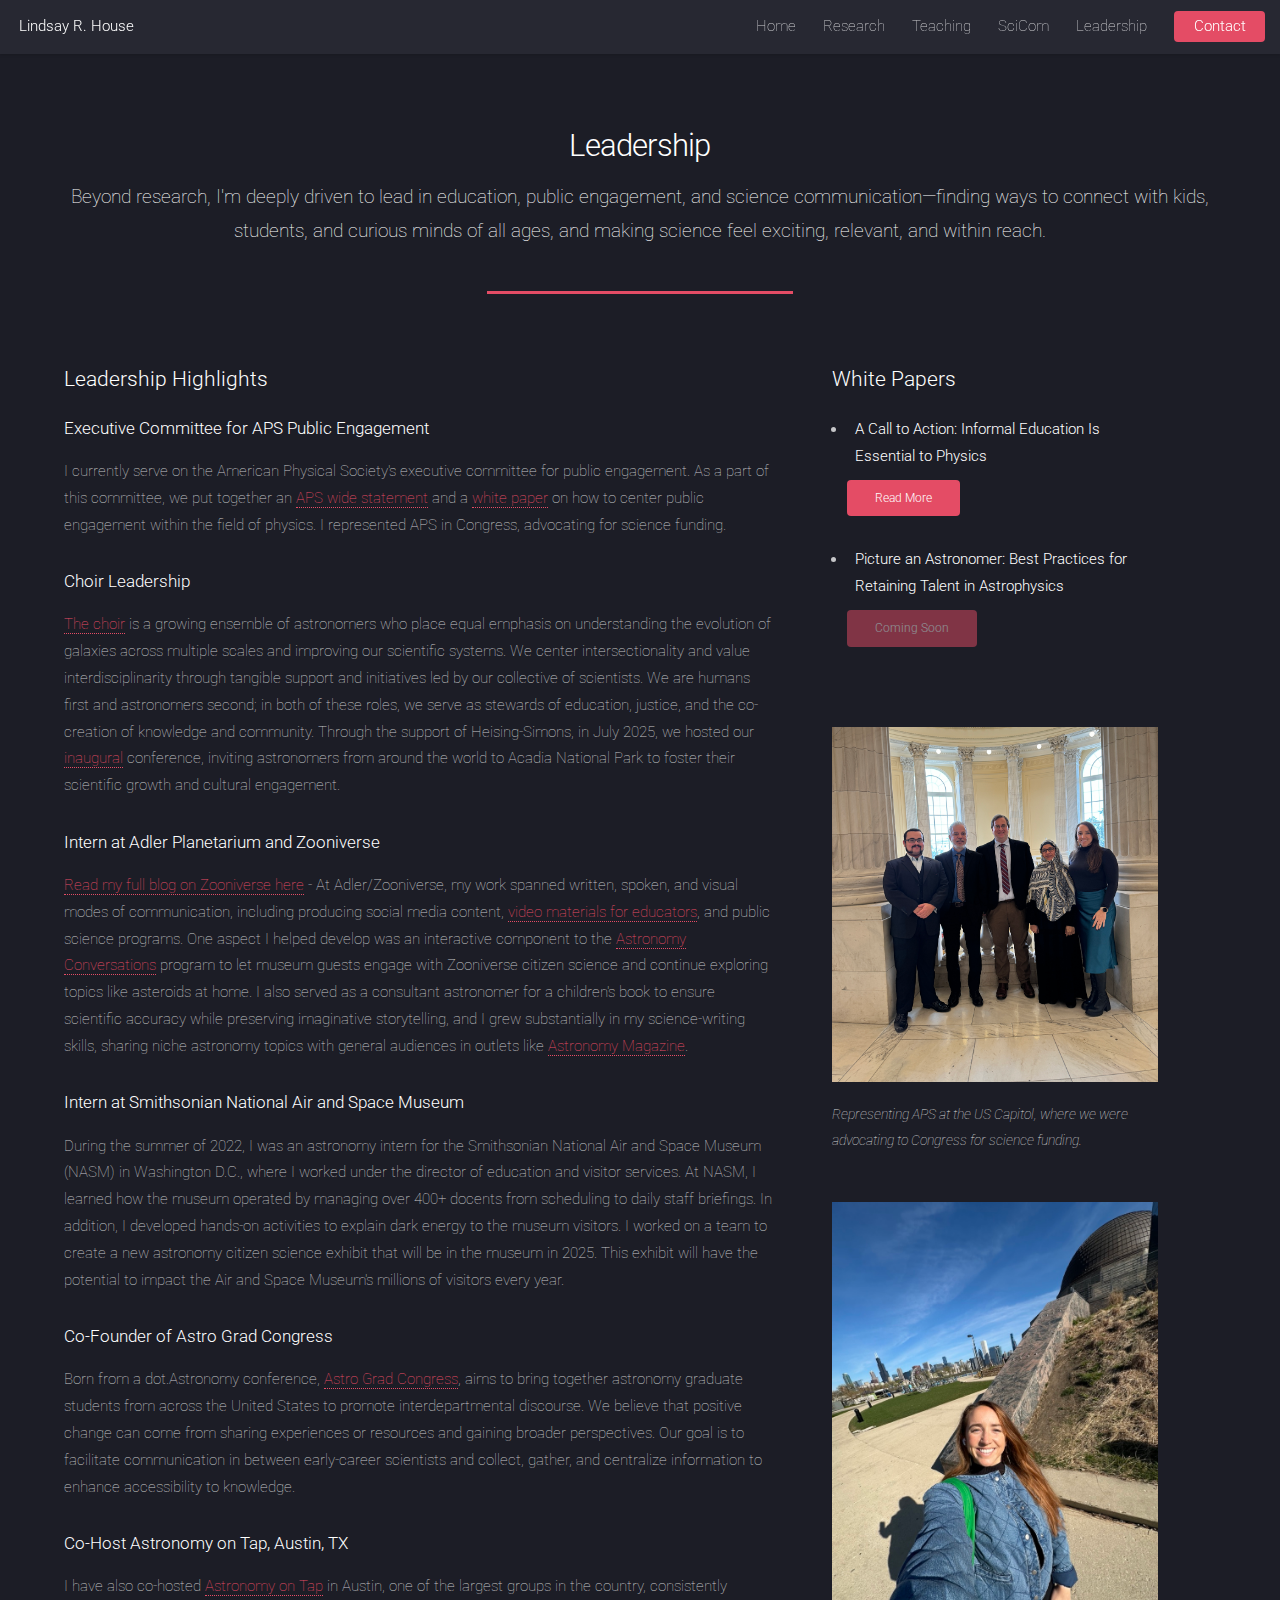
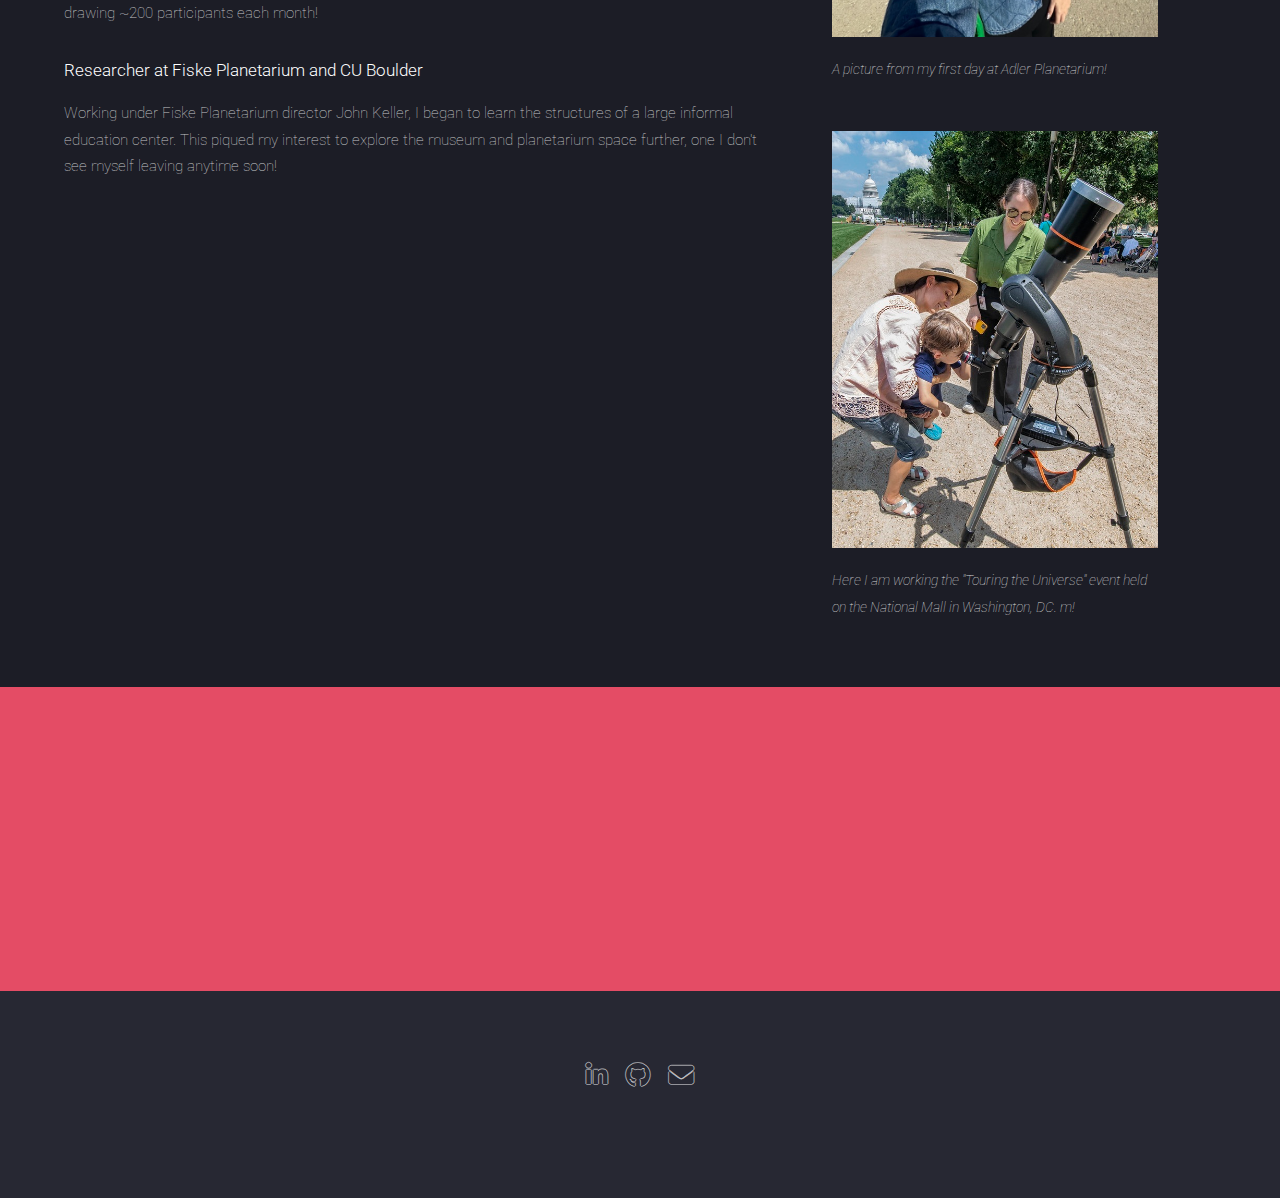
<file: leadership.html>
<!DOCTYPE HTML>
<!--
	Landed by HTML5 UP
	html5up.net | @ajlkn
	Free for personal and commercial use under the CCA 3.0 license (html5up.net/license)
-->
<html>
	<head>
		<title>Lindsay R. House</title>
		<meta charset="utf-8" />
		<meta name="viewport" content="width=device-width, initial-scale=1, user-scalable=no" />
		<link rel="stylesheet" href="assets/css/main.css" />
		<link rel="stylesheet" href="assets/css/responsive-fixes.css" />
		<noscript><link rel="stylesheet" href="assets/css/noscript.css" /></noscript>
	</head>
	<body class="is-preload">
		<div id="page-wrapper">

			<!-- Header -->
			<header id="header">
				<h1 id="logo"><a href="index.html">Lindsay R. House</a></h1>
				<nav id="nav">
					<ul>
						<li><a href="index.html">Home</a></li>
						<li><a href="research.html">Research</a></li>
						<li><a href="teaching.html">Teaching</a></li>
						<li><a href="scicom.html">SciCom</a></li>
						<li><a href="leadership.html">Leadership</a></li>
						<li><a href="mailto:lindsay.r.house@gmail.com" class="button primary">Contact</a></li>
					</ul>
				</nav>
			</header>

			<!-- Main -->
				<div id="main" class="wrapper style1">
					<div class="container">
						<header class="major">
							<h2>Leadership</h2>
							<p>Beyond research, I'm deeply driven to lead in education, public engagement, and science communication—finding ways to connect with kids, students, and curious minds of all ages, and making science feel exciting, relevant, and within reach.</p>
						</header>
						<div class="row gtr-150">
							<div class="col-8 col-12-medium">

								<!-- Content -->
									<section id="content">
										<h3>Leadership Highlights</h3>
										
										<h4><strong>Executive Committee for APS Public Engagement</strong></h4>
										<p>I currently serve on the American Physical Society's executive committee for public engagement. As a part of this committee, we put together an <a target="_blank" href="https://www.aps.org/about/governance/statements/public-engagement">APS wide statement</a> and a <a target="_blank" href="https://arxiv.org/abs/2507.18851">white paper</a> on how to center public engagement within the field of physics. I represented APS in Congress, advocating for science funding.</p>
										
										<h4><strong>Choir Leadership</strong></h4>
										<p><a target="_blank" href="https://www.choircollaboration.com/home">The choir</a> is a growing ensemble of astronomers who place equal emphasis on understanding the evolution of galaxies across multiple scales and improving our scientific systems. We center intersectionality and value interdisciplinarity through tangible support and initiatives led by our collective of scientists. We are humans first and astronomers second; in both of these roles, we serve as stewards of education, justice, and the co-creation of knowledge and community. Through the support of Heising-Simons, in July 2025, we hosted our <a target="_blank" href="https://www.choircollaboration.com/2025-conference">inaugural</a> conference, inviting astronomers from around the world to Acadia National Park to foster their scientific growth and cultural engagement.</p>
										
										<h4><strong>Intern at Adler Planetarium and Zooniverse</strong></h4>
										<p><a target="_blank" href="https://blog.zooniverse.org/2025/01/08/skies-stories-and-participatory-science-my-adler-zooniverse-nsf-intern-experience/">Read my full blog on Zooniverse here</a> - At Adler/Zooniverse, my work spanned written, spoken, and visual modes of communication, including producing social media content, <a target="_blank" href="https://blog.zooniverse.org/2024/10/04/an-educators-guide-to-our-group-engagement-tools/">video materials for educators</a>, and public science programs. One aspect I helped develop was an interactive component to the <a target="_blank" href="https://www.adlerplanetarium.org/explore/exhibits/space-visualization-lab/">Astronomy Conversations</a> program to let museum guests engage with Zooniverse citizen science and continue exploring topics like asteroids at home. I also served as a consultant astronomer for a children's book to ensure scientific accuracy while preserving imaginative storytelling, and I grew substantially in my science‑writing skills, sharing niche astronomy topics with general audiences in outlets like <a target="_blank" href="https://www.astronomy.com/author/lindsay-r-house/">Astronomy Magazine</a>.</p>
										
										<h4><strong>Intern at Smithsonian National Air and Space Museum</strong></h4>
										<p>During the summer of 2022, I was an astronomy intern for the Smithsonian National Air and Space Museum (NASM) in Washington D.C., where I worked under the director of education and visitor services. At NASM, I learned how the museum operated by managing over 400+ docents from scheduling to daily staff briefings. In addition, I developed hands-on activities to explain dark energy to the museum visitors. I worked on a team to create a new astronomy citizen science exhibit that will be in the museum in 2025. This exhibit will have the potential to impact the Air and Space Museum's millions of visitors every year.</p>
										
										<h4><strong>Co-Founder of Astro Grad Congress</strong></h4>
										<p>Born from a dot.Astronomy conference, <a target="_blank" href="https://astro-grad-congress.github.io/about/">Astro Grad Congress</a>, aims to bring together astronomy graduate students from across the United States to promote interdepartmental discourse. We believe that positive change can come from sharing experiences or resources and gaining broader perspectives. Our goal is to facilitate communication in between early-career scientists and collect, gather, and centralize information to enhance accessibility to knowledge.</p>
										
										<h4><strong>Co-Host Astronomy on Tap</strong>, Austin, TX</h4>
										<p>I have also co-hosted <a target="_blank" href="https://astronomyontap.org/locations/austin-tx/">Astronomy on Tap</a> in Austin, one of the largest groups in the country, consistently drawing ~200 participants each month!</p>
										
										<h4><strong>Researcher at Fiske Planetarium and CU Boulder</strong></h4>
										<p>Working under Fiske Planetarium director John Keller, I began to learn the structures of a large informal education center. This piqued my interest to explore the museum and planetarium space further, one I don't see myself leaving anytime soon!</p>
									</section>

							</div>
							<div class="col-4 col-12-medium">

								<!-- Sidebar -->
									<section id="sidebar">
										<section>
											<h3>White Papers</h3>
											<ul>
												<li><strong>A Call to Action: Informal Education Is Essential to Physics</strong></li>
												<a target="_blank" href="https://arxiv.org/pdf/2507.18851" class="button primary small" style="margin-top: 10px; margin-bottom: 30px;">Read More</a>
												<li><strong>Picture an Astronomer: Best Practices for Retaining Talent in Astrophysics</strong></li>
												<a href="#" class="button primary small" style="margin-top: 10px; margin-bottom: 30px; opacity: 0.5; cursor: not-allowed;">Coming Soon</a>
											</ul>
										</section>
										<section>
											<div class="leadership-images" style="margin-bottom: 20px;">
												<img src="new-images/53484825417_499baa8f46_o.png" alt="APS Capitol" style="width: 100%; margin-bottom: 10px;">
												<p style="font-size: 14px; font-style: italic; color: #d6d6d6;">Representing APS at the US Capitol, where we were advocating to Congress for science funding.</p>
											</div>
											<div class="leadership-images" style="margin-bottom: 20px;">
												<img src="new-images/adler.jpg" alt="Leadership photo" style="width: 100%; margin-bottom: 10px;">
												<p style="font-size: 14px; font-style: italic; color: #d6d6d6;">A picture from my first day at Adler Planetarium!</p>
											</div>
											<div class="leadership-images" style="margin-bottom: 20px;">
												<img src="new-images/TelescopeOutreach_DC_Capital.jpg" alt="Fiske Planetarium" style="width: 100%; margin-bottom: 10px;">
												<p style="font-size: 14px; font-style: italic; color: #d6d6d6;">Here I am working the "Touring the Universe" event held on the National Mall in Washington, DC. m!</p>
											</div>
										</section>
									</section>

							</div>
						</div>
					</div>
				</div>

				<!-- Five -->
				<section id="five" class="wrapper style2 special fade">
					<div class="container">
						<header>
							<h2>Want to become a Dark Energy Explorer?</h2>
							<p>You will be the first to see these galaxies, stars, meteors, black holes and more!</p>
						</header>
						<form method="post" action="#" class="cta">
							<div class="row gtr-uniform gtr-50">
								<div class="col-12 col-12-xsmall"><a target="_blank" href="https://www.zooniverse.org/projects/erinmc/dark-energy-explorers" class="button primary">Get Started</a></div>
							</div>
						</form>
					</div>
				</section>

			<!-- Footer -->
			<footer id="footer">
				<ul class="icons">
					<li><a target="_blank" href="https://www.linkedin.com/in/lindsayhouse/" class="icon brands alt fa-linkedin-in"></a></li>
					<li><a target="_blank" href="https://github.com/lindsayinthehouse" class="icon brands alt fa-github"></a></li>
					<li><a href="mailto:lindsay.r.house@gmail.com" class="icon solid alt fa-envelope"></a></li>	
				</ul>
			</footer>

		</div>

		<!-- Scripts -->
			<script src="assets/js/jquery.min.js"></script>
			<script src="assets/js/jquery.scrolly.min.js"></script>
			<script src="assets/js/jquery.dropotron.min.js"></script>
			<script src="assets/js/jquery.scrollex.min.js"></script>
			<script src="assets/js/browser.min.js"></script>
			<script src="assets/js/breakpoints.min.js"></script>
			<script src="assets/js/util.js"></script>
			<script src="assets/js/main.js"></script>

	</body>
</html>
</file>
<file: assets/css/responsive-fixes.css>
/* Responsive Fixes for Lindsay R. House Website */

/* Fix desktop sections - content drives height, image adapts */
.desktop {
	height: auto !important;
	min-height: auto !important;
}

.desktop .content {
	padding: 3em 3em;
	width: 33%;
}

.desktop > img {
	width: 67%;
	object-fit: cover;
	object-position: center;
}

/* Banner image responsiveness */
#banner .content .image img {
	width: 100%;
	height: 100%;
	object-fit: cover;
}

/* About me section images */
.about-me-images-container {
	display: flex;
	gap: 20px;
}

.about-me-images-container img {
	width: 100%;
	height: auto;
}

/* Leadership page images */
.leadership-images img {
	width: 100%;
	height: auto;
	margin: 20px 0;
}

/* Medium screens (tablets) */
@media screen and (max-width: 980px) {
	/* Desktop/mobile toggle handled by main.css */
	
	.desktop {
		display: none !important;
	}
	
	.mobile {
		display: block !important;
	}
	
	.about-me-images-container {
		flex-direction: column !important;
	}
	
	.about-me-images-container img {
		width: 100% !important;
		position: static !important;
	}

}

/* Small screens (mobile) */
@media screen and (max-width: 736px) {
	/* Banner adjustments */
	#banner .content {
		padding: 3em 1.5em !important;
	}

	#banner .content .image img {
		width: 100%;
		height: 100%;
		object-fit: cover;
	}

	#banner .content header h2 {
		font-size: 1.3em !important;
	}

	#banner .content header p {
		font-size: 0.9em !important;
	}

	/* Remove margin from those specific spans on mobile */
	#banner .content header p span[style*="margin-left"] {
		margin-left: 0 !important;
	}

	/* Content sections */
	.spotlight .content,
	.wrapper .container {
		padding: 2em 1.5em !important;
	}

	/* Research page specific */
	.wrapper.style1 .container {
		padding: 2em 1.5em !important;
		max-width: 100% !important;
	}

	.wrapper.style1 .container .major {
		padding: 0 !important;
		margin-bottom: 2em;
	}

	.wrapper.style1 .container .major p {
		padding: 0 !important;
	}

	.wrapper.style1 .row {
		margin-left: 0 !important;
		margin-right: 0 !important;
	}

	#content {
		padding: 0 !important;
		overflow-x: hidden;
		width: 100% !important;
	}

	#content h3 {
		word-wrap: break-word;
		overflow-wrap: break-word;
	}

	#content p, #content ul, #content ol {
		max-width: 100%;
		word-wrap: break-word;
		overflow-wrap: break-word;
	}

	#sidebar section {
		padding: 0 !important;
	}

	#sidebar h3 {
		font-size: 1.1em;
		word-wrap: break-word;
		overflow-wrap: break-word;
	}

	#sidebar ul {
		padding-left: 1.5em !important;
		margin-left: 0 !important;
	}

	#sidebar li {
		word-wrap: break-word;
		overflow-wrap: break-word;
		hyphens: auto;
		font-size: 0.95em;
		line-height: 1.5;
		margin-bottom: 0.5em;
	}

	/* Section headings - subtle adjustments */
	h2 {
		font-size: 1.5em;
	}

	h3 {
		font-size: 1.2em;
	}

	/* Buttons */
	.button {
		font-size: 0.9em;
		padding: 0.75em 1.5em;
		line-height: 1.5;
		display: inline-flex;
		align-items: center;
		justify-content: center;
	}

	/* Navigation menu */
	#nav {
		font-size: 0.9em;
	}

	/* Images in content */
	img {
		max-width: 100% !important;
		height: auto !important;
	}

	/* About me section */
	#four .image {
		height: auto !important;
		width: 100% !important;
	}
}

/* Extra small screens */
@media screen and (max-width: 480px) {
	/* Banner */
	#banner .content {
		padding: 2em 1em !important;
	}

	#banner .content .image img {
		width: 100%;
		height: 100%;
		object-fit: cover;
	}

	#banner .content header h2 {
		font-size: 1.1em !important;
		line-height: 1.3 !important;
	}

	#banner .content header p {
		font-size: 0.85em !important;
		line-height: 1.5 !important;
	}

	/* Content padding */
	.spotlight .content,
	.wrapper .container {
		padding: 1.5em 1em !important;
	}

	/* Research page extra small */
	.wrapper.style1 .container {
		padding: 1.5em 1em !important;
		max-width: 100% !important;
	}

	.wrapper.style1 .row {
		margin-left: 0 !important;
		margin-right: 0 !important;
	}

	#sidebar li {
		font-size: 0.9em;
	}

	#content {
		width: 100% !important;
	}

	/* Typography */
	h2 {
		font-size: 1.2em;
	}

	/* Buttons */
	.button {
		font-size: 0.9em;
		padding: 0.7em 1.3em;
		line-height: 1.5;
		display: inline-flex;
		align-items: center;
		justify-content: center;
	}

	/* Lists */
	ul, ol {
		padding-left: 1.5em;
	}

	/* Icons */
	.icons {
		font-size: 0.9em !important;
	}

	.icons li {
		padding: 0 0.5em !important;
	}
}

/* Landscape mobile devices */
@media screen and (max-height: 500px) and (orientation: landscape) {
	.desktop {
		height: auto !important;
		min-height: auto !important;
	}

	#banner {
		height: auto !important;
	}

	#banner .content {
		padding: 2em 1em !important;
	}
}

/* Ensure all videos and iframes are responsive */
video, iframe {
	max-width: 100%;
	height: auto;
}

iframe[src*="youtube"] {
	aspect-ratio: 16 / 9;
}

/* Teaching page layout enhancement */
.teaching-full-width-section {
	margin-top: 40px;
	border-top: 1px solid rgba(255, 255, 255, 0.1);
	padding-top: 30px;
}

/* Teaching page images - make them smaller on all screens */
.about-me-images-container {
	max-width: 70% !important;
	margin: 0 auto !important;
}

/* Responsive adjustments for smaller teaching images */
@media screen and (max-width: 736px) {
	.about-me-images-container {
		max-width: 85% !important;
	}
}

@media screen and (max-width: 480px) {
	.about-me-images-container {
		max-width: 95% !important;
	}
}

/* Fix overflow issues */
body {
	overflow-x: hidden;
}

.container {
	max-width: 100%;
	overflow-x: hidden;
}

/* Prevent horizontal scroll on specific problematic rows only */
.wrapper .row {
	max-width: 100%;
}

/* Fix image containers */
.image.fit {
	display: block;
	margin: 0 0 2em 0;
	width: 100%;
}

.image.fit img {
	width: 100%;
	height: auto;
}

/* Sidebar responsiveness */
@media screen and (max-width: 980px) {
	.row.gtr-150 {
		flex-direction: column;
		margin-left: 0 !important;
		margin-right: 0 !important;
	}

	.col-8, .col-4, .col-12-medium {
		width: 100% !important;
		padding: 0 !important;
	}

	.wrapper.style1 .container {
		padding: 3em 1.5em !important;
	}

	#content {
		padding: 0 !important;
	}

	#sidebar {
		margin-top: 2em;
		padding: 0 !important;
	}

	#sidebar ul {
		padding-left: 1.5em;
	}

	#sidebar li {
		word-wrap: break-word;
		overflow-wrap: break-word;
	}
}

/* Fix spotlight images on mobile */
@media screen and (max-width: 736px) {
	.spotlight .image.main img {
		width: 100%;
		height: auto;
		max-height: none;
	}
}
</file>
<file: assets/css/noscript.css>
/*
	Landed by HTML5 UP
	html5up.net | @ajlkn
	Free for personal and commercial use under the CCA 3.0 license (html5up.net/license)
*/

/* Loader */

	body.landing.is-preload:before {
		display: none;
	}

	body.landing.is-preload:after {
		display: none;
	}
</file>
<file: assets/css/main.css>
@import url("fontawesome-all.min.css");
@import url("https://fonts.googleapis.com/css?family=Roboto:100,300,100italic,300italic");

/*
	Landed by HTML5 UP
	html5up.net | @ajlkn
	Free for personal and commercial use under the CCA 3.0 license (html5up.net/license)
*/

html, body, div, span, applet, object,
iframe, h1, h2, h3, h4, h5, h6, p, blockquote,
pre, a, abbr, acronym, address, big, cite,
code, del, dfn, em, img, ins, kbd, q, s, samp,
small, strike, strong, sub, sup, tt, var, b,
u, i, center, dl, dt, dd, ol, ul, li, fieldset,
form, label, legend, table, caption, tbody,
tfoot, thead, tr, th, td, article, aside,
canvas, details, embed, figure, figcaption,
footer, header, hgroup, menu, nav, output, ruby,
section, summary, time, mark, audio, video {
	margin: 0;
	padding: 0;
	border: 0;
	font-size: 100%;
	font: inherit;
	vertical-align: baseline;}

article, aside, details, figcaption, figure,
footer, header, hgroup, menu, nav, section {
	display: block;}

body {
	line-height: 1;
}

ol, ul {
	list-style: none;
}

blockquote, q {
	quotes: none;
}

	blockquote:before, blockquote:after, q:before, q:after {
		content: '';
		content: none;
	}

table {
	border-collapse: collapse;
	border-spacing: 0;
}

body {
	-webkit-text-size-adjust: none;
}

mark {
	background-color: transparent;
	color: inherit;
}

input::-moz-focus-inner {
	border: 0;
	padding: 0;
}

input, select, textarea {
	-moz-appearance: none;
	-webkit-appearance: none;
	-ms-appearance: none;
	appearance: none;
}

/* Basic */

	html {
		box-sizing: border-box;
	}

	*, *:before, *:after {
		box-sizing: inherit;
	}

	html, body {
		background: #1c1d26;
	}

	body.is-preload *, body.is-preload *:before, body.is-preload *:after {
		-moz-animation: none !important;
		-webkit-animation: none !important;
		-ms-animation: none !important;
		animation: none !important;
		-moz-transition: none !important;
		-webkit-transition: none !important;
		-ms-transition: none !important;
		transition: none !important;
	}

	body, input, select, textarea {
		color: rgba(255, 255, 255, 0.75);
		font-family: "Roboto", Helvetica, sans-serif;
		font-size: 15pt;
		font-weight: 100;
		line-height: 1.75em;
	}

	a {
		-moz-transition: border-color 0.2s ease-in-out, color 0.2s ease-in-out;
		-webkit-transition: border-color 0.2s ease-in-out, color 0.2s ease-in-out;
		-ms-transition: border-color 0.2s ease-in-out, color 0.2s ease-in-out;
		transition: border-color 0.2s ease-in-out, color 0.2s ease-in-out;
		border-bottom: dotted 1px;
		color: #e44c65;
		text-decoration: none;
	}

		a:hover {
			color: #e44c65 !important;
			border-bottom-color: transparent;
		}

	strong, b {
		color: #ffffff;
		font-weight: 300;
	}

	em, i {
		font-style: italic;
	}

	p {
		margin: 0 0 2em 0;
	}

	h1, h2, h3, h4, h5, h6 {
		color: #ffffff;
		font-weight: 300;
		line-height: 1em;
		margin: 0 0 1em 0;
	}

		h1 a, h2 a, h3 a, h4 a, h5 a, h6 a {
			color: inherit;
			border: 0;
		}

	h2 {
		font-size: 2em;
		line-height: 1.5em;
		letter-spacing: -0.025em;
	}

	h3 {
		font-size: 1.35em;
		line-height: 1.5em;
	}

	h4 {
		font-size: 1.1em;
		line-height: 1.5em;
	}

	h5 {
		font-size: 0.9em;
		line-height: 1.5em;
	}

	h6 {
		font-size: 0.7em;
		line-height: 1.5em;
	}

	sub {
		font-size: 0.8em;
		position: relative;
		top: 0.5em;
	}

	sup {
		font-size: 0.8em;
		position: relative;
		top: -0.5em;
	}

	hr {
		border: 0;
		border-bottom: solid 1px rgba(255, 255, 255, 0.3);
		margin: 3em 0;
	}

		hr.major {
			margin: 4em 0;
		}

	blockquote {
		border-left: solid 4px rgba(255, 255, 255, 0.3);
		font-style: italic;
		margin: 0 0 2em 0;
		padding: 0.5em 0 0.5em 2em;
	}

	code {
		background: rgba(255, 255, 255, 0.075);
		border-radius: 4px;
		font-family: "Courier New", monospace;
		font-size: 0.9em;
		margin: 0 0.25em;
		padding: 0.25em 0.65em;
	}

	pre {
		-webkit-overflow-scrolling: touch;
		font-family: "Courier New", monospace;
		font-size: 0.9em;
		margin: 0 0 2em 0;
	}

		pre code {
			display: block;
			line-height: 1.75em;
			padding: 1em 1.5em;
			overflow-x: auto;
		}

	.align-left {
		text-align: left;
	}

	.align-center {
		text-align: center;
	}

	.align-right {
		text-align: right;
	}

/* Loader */

	@-moz-keyframes spinner-show {
		0% {
			opacity: 0;
		}

		100% {
			opacity: 1;
		}
	}

	@-webkit-keyframes spinner-show {
		0% {
			opacity: 0;
		}

		100% {
			opacity: 1;
		}
	}

	@-ms-keyframes spinner-show {
		0% {
			opacity: 0;
		}

		100% {
			opacity: 1;
		}
	}

	@keyframes spinner-show {
		0% {
			opacity: 0;
		}

		100% {
			opacity: 1;
		}
	}

	@-moz-keyframes spinner-hide {
		0% {
			color: rgba(255, 255, 255, 0.15);
			z-index: 100001;
			-moz-transform: scale(1) rotate(0deg);
			-webkit-transform: scale(1) rotate(0deg);
			-ms-transform: scale(1) rotate(0deg);
			transform: scale(1) rotate(0deg);
		}

		99% {
			color: #1c1d26;
			z-index: 100001;
			-moz-transform: scale(0.5) rotate(360deg);
			-webkit-transform: scale(0.5) rotate(360deg);
			-ms-transform: scale(0.5) rotate(360deg);
			transform: scale(0.5) rotate(360deg);
		}

		100% {
			color: #1c1d26;
			z-index: -1;
			-moz-transform: scale(0.5) rotate(360deg);
			-webkit-transform: scale(0.5) rotate(360deg);
			-ms-transform: scale(0.5) rotate(360deg);
			transform: scale(0.5) rotate(360deg);
		}
	}

	@-webkit-keyframes spinner-hide {
		0% {
			color: rgba(255, 255, 255, 0.15);
			z-index: 100001;
			-moz-transform: scale(1) rotate(0deg);
			-webkit-transform: scale(1) rotate(0deg);
			-ms-transform: scale(1) rotate(0deg);
			transform: scale(1) rotate(0deg);
		}

		99% {
			color: #1c1d26;
			z-index: 100001;
			-moz-transform: scale(0.5) rotate(360deg);
			-webkit-transform: scale(0.5) rotate(360deg);
			-ms-transform: scale(0.5) rotate(360deg);
			transform: scale(0.5) rotate(360deg);
		}

		100% {
			color: #1c1d26;
			z-index: -1;
			-moz-transform: scale(0.5) rotate(360deg);
			-webkit-transform: scale(0.5) rotate(360deg);
			-ms-transform: scale(0.5) rotate(360deg);
			transform: scale(0.5) rotate(360deg);
		}
	}

	@-ms-keyframes spinner-hide {
		0% {
			color: rgba(255, 255, 255, 0.15);
			z-index: 100001;
			-moz-transform: scale(1) rotate(0deg);
			-webkit-transform: scale(1) rotate(0deg);
			-ms-transform: scale(1) rotate(0deg);
			transform: scale(1) rotate(0deg);
		}

		99% {
			color: #1c1d26;
			z-index: 100001;
			-moz-transform: scale(0.5) rotate(360deg);
			-webkit-transform: scale(0.5) rotate(360deg);
			-ms-transform: scale(0.5) rotate(360deg);
			transform: scale(0.5) rotate(360deg);
		}

		100% {
			color: #1c1d26;
			z-index: -1;
			-moz-transform: scale(0.5) rotate(360deg);
			-webkit-transform: scale(0.5) rotate(360deg);
			-ms-transform: scale(0.5) rotate(360deg);
			transform: scale(0.5) rotate(360deg);
		}
	}

	@keyframes spinner-hide {
		0% {
			color: rgba(255, 255, 255, 0.15);
			z-index: 100001;
			-moz-transform: scale(1) rotate(0deg);
			-webkit-transform: scale(1) rotate(0deg);
			-ms-transform: scale(1) rotate(0deg);
			transform: scale(1) rotate(0deg);
		}

		99% {
			color: #1c1d26;
			z-index: 100001;
			-moz-transform: scale(0.5) rotate(360deg);
			-webkit-transform: scale(0.5) rotate(360deg);
			-ms-transform: scale(0.5) rotate(360deg);
			transform: scale(0.5) rotate(360deg);
		}

		100% {
			color: #1c1d26;
			z-index: -1;
			-moz-transform: scale(0.5) rotate(360deg);
			-webkit-transform: scale(0.5) rotate(360deg);
			-ms-transform: scale(0.5) rotate(360deg);
			transform: scale(0.5) rotate(360deg);
		}
	}

	@-moz-keyframes spinner-rotate {
		0% {
			-moz-transform: scale(1) rotate(0deg);
			-webkit-transform: scale(1) rotate(0deg);
			-ms-transform: scale(1) rotate(0deg);
			transform: scale(1) rotate(0deg);
		}

		100% {
			-moz-transform: scale(1) rotate(360deg);
			-webkit-transform: scale(1) rotate(360deg);
			-ms-transform: scale(1) rotate(360deg);
			transform: scale(1) rotate(360deg);
		}
	}

	@-webkit-keyframes spinner-rotate {
		0% {
			-moz-transform: scale(1) rotate(0deg);
			-webkit-transform: scale(1) rotate(0deg);
			-ms-transform: scale(1) rotate(0deg);
			transform: scale(1) rotate(0deg);
		}

		100% {
			-moz-transform: scale(1) rotate(360deg);
			-webkit-transform: scale(1) rotate(360deg);
			-ms-transform: scale(1) rotate(360deg);
			transform: scale(1) rotate(360deg);
		}
	}

	@-ms-keyframes spinner-rotate {
		0% {
			-moz-transform: scale(1) rotate(0deg);
			-webkit-transform: scale(1) rotate(0deg);
			-ms-transform: scale(1) rotate(0deg);
			transform: scale(1) rotate(0deg);
		}

		100% {
			-moz-transform: scale(1) rotate(360deg);
			-webkit-transform: scale(1) rotate(360deg);
			-ms-transform: scale(1) rotate(360deg);
			transform: scale(1) rotate(360deg);
		}
	}

	@keyframes spinner-rotate {
		0% {
			-moz-transform: scale(1) rotate(0deg);
			-webkit-transform: scale(1) rotate(0deg);
			-ms-transform: scale(1) rotate(0deg);
			transform: scale(1) rotate(0deg);
		}

		100% {
			-moz-transform: scale(1) rotate(360deg);
			-webkit-transform: scale(1) rotate(360deg);
			-ms-transform: scale(1) rotate(360deg);
			transform: scale(1) rotate(360deg);
		}
	}

	@-moz-keyframes overlay-hide {
		0% {
			opacity: 1;
			z-index: 100000;
		}

		15% {
			opacity: 1;
			z-index: 100000;
		}

		99% {
			opacity: 0;
			z-index: 100000;
		}

		100% {
			opacity: 0;
			z-index: -1;
		}
	}

	@-webkit-keyframes overlay-hide {
		0% {
			opacity: 1;
			z-index: 100000;
		}

		15% {
			opacity: 1;
			z-index: 100000;
		}

		99% {
			opacity: 0;
			z-index: 100000;
		}

		100% {
			opacity: 0;
			z-index: -1;
		}
	}

	@-ms-keyframes overlay-hide {
		0% {
			opacity: 1;
			z-index: 100000;
		}

		15% {
			opacity: 1;
			z-index: 100000;
		}

		99% {
			opacity: 0;
			z-index: 100000;
		}

		100% {
			opacity: 0;
			z-index: -1;
		}
	}

	@keyframes overlay-hide {
		0% {
			opacity: 1;
			z-index: 100000;
		}

		15% {
			opacity: 1;
			z-index: 100000;
		}

		99% {
			opacity: 0;
			z-index: 100000;
		}

		100% {
			opacity: 0;
			z-index: -1;
		}
	}

	body.landing {
		text-decoration: none;
	}

		body.landing:before {
			-moz-osx-font-smoothing: grayscale;
			-webkit-font-smoothing: antialiased;
			display: inline-block;
			font-style: normal;
			font-variant: normal;
			text-rendering: auto;
			line-height: 1;
			text-transform: none !important;
			font-family: 'Font Awesome 5 Free';
			font-weight: 900;
		}

		body.landing:before {
			-moz-animation: spinner-show 1.5s 1 0.25s ease forwards, spinner-hide 0.25s ease-in-out forwards !important;
			-webkit-animation: spinner-show 1.5s 1 0.25s ease forwards, spinner-hide 0.25s ease-in-out forwards !important;
			-ms-animation: spinner-show 1.5s 1 0.25s ease forwards, spinner-hide 0.25s ease-in-out forwards !important;
			animation: spinner-show 1.5s 1 0.25s ease forwards, spinner-hide 0.25s ease-in-out forwards !important;
			-moz-transform-origin: 50% 50%;
			-webkit-transform-origin: 50% 50%;
			-ms-transform-origin: 50% 50%;
			transform-origin: 50% 50%;
			color: rgba(255, 255, 255, 0.15);
			content: '\f1ce';
			cursor: default;
			display: block;
			font-size: 2em;
			height: 2em;
			left: 50%;
			line-height: 2em;
			margin: -1em 0 0 -1em;
			opacity: 0;
			position: fixed;
			text-align: center;
			top: 50%;
			width: 2em;
			z-index: -1;
		}

		body.landing:after {
			-moz-animation: overlay-hide 1.5s ease-in forwards !important;
			-webkit-animation: overlay-hide 1.5s ease-in forwards !important;
			-ms-animation: overlay-hide 1.5s ease-in forwards !important;
			animation: overlay-hide 1.5s ease-in forwards !important;
			background: #1c1d26;
			content: '';
			display: block;
			height: 100%;
			left: 0;
			opacity: 0;
			position: fixed;
			top: 0;
			width: 100%;
			z-index: -1;
		}

		body.landing.is-preload:before {
			-moz-animation: spinner-show 1.5s 1 0.25s ease forwards, spinner-rotate 0.75s infinite linear !important;
			-webkit-animation: spinner-show 1.5s 1 0.25s ease forwards, spinner-rotate 0.75s infinite linear !important;
			-ms-animation: spinner-show 1.5s 1 0.25s ease forwards, spinner-rotate 0.75s infinite linear !important;
			animation: spinner-show 1.5s 1 0.25s ease forwards, spinner-rotate 0.75s infinite linear !important;
			z-index: 100001;
		}

		body.landing.is-preload:after {
			-moz-animation: none !important;
			-webkit-animation: none !important;
			-ms-animation: none !important;
			animation: none !important;
			opacity: 1;
			z-index: 100000;
		}

	@media (-webkit-min-device-pixel-ratio: 2) {

		body.landing:before {
			line-height: 2.025em;
		}

	}

/* Container */

	.container {
		margin: 0 auto;
		max-width: calc(100% - 4em);
		width: 70em;
	}

		.container.xsmall {
			width: 17.5em;
		}

		.container.small {
			width: 35em;
		}

		.container.medium {
			width: 52.5em;
		}

		.container.large {
			width: 87.5em;
		}

		.container.xlarge {
			width: 105em;
		}

		.container.max {
			width: 100%;
		}

		@media screen and (max-width: 1280px) {

			.container {
				width: 90%;
				max-width: 100%;
			}

		}

		@media screen and (max-width: 980px) {

			.container {
				width: 100% !important;
			}

		}

/* Row */

	.row {
		display: flex;
		flex-wrap: wrap;
		box-sizing: border-box;
		align-items: stretch;
	}

		.row > * {
			box-sizing: border-box;
		}

		.row.gtr-uniform > * > :last-child {
			margin-bottom: 0;
		}

		.row.aln-left {
			justify-content: flex-start;
		}

		.row.aln-center {
			justify-content: center;
		}

		.row.aln-right {
			justify-content: flex-end;
		}

		.row.aln-top {
			align-items: flex-start;
		}

		.row.aln-middle {
			align-items: center;
		}

		.row.aln-bottom {
			align-items: flex-end;
		}

		.row > .imp {
			order: -1;
		}

		.row > .col-1 {
			width: 8.33333%;
		}

		.row > .off-1 {
			margin-left: 8.33333%;
		}

		.row > .col-2 {
			width: 16.66667%;
		}

		.row > .off-2 {
			margin-left: 16.66667%;
		}

		.row > .col-3 {
			width: 25%;
		}

		.row > .off-3 {
			margin-left: 25%;
		}

		.row > .col-4 {
			width: 33.33333%;
		}

		.row > .off-4 {
			margin-left: 33.33333%;
		}

		.row > .col-5 {
			width: 41.66667%;
		}

		.row > .off-5 {
			margin-left: 41.66667%;
		}

		.row > .col-6 {
			width: 50%;
		}

		.row > .off-6 {
			margin-left: 50%;
		}

		.row > .col-7 {
			width: 58.33333%;
		}

		.row > .off-7 {
			margin-left: 58.33333%;
		}

		.row > .col-8 {
			width: 66.66667%;
		}

		.row > .off-8 {
			margin-left: 66.66667%;
		}

		.row > .col-9 {
			width: 75%;
		}

		.row > .off-9 {
			margin-left: 75%;
		}

		.row > .col-10 {
			width: 83.33333%;
		}

		.row > .off-10 {
			margin-left: 83.33333%;
		}

		.row > .col-11 {
			width: 91.66667%;
		}

		.row > .off-11 {
			margin-left: 91.66667%;
		}

		.row > .col-12 {
			width: 100%;
		}

		.row > .off-12 {
			margin-left: 100%;
		}

		.row.gtr-0 {
			margin-top: 0;
			margin-left: 0em;
		}

			.row.gtr-0 > * {
				padding: 0 0 0 0em;
			}

			.row.gtr-0.gtr-uniform {
				margin-top: 0em;
			}

				.row.gtr-0.gtr-uniform > * {
					padding-top: 0em;
				}

		.row.gtr-25 {
			margin-top: 0;
			margin-left: -0.625em;
		}

			.row.gtr-25 > * {
				padding: 0 0 0 0.625em;
			}

			.row.gtr-25.gtr-uniform {
				margin-top: -0.625em;
			}

				.row.gtr-25.gtr-uniform > * {
					padding-top: 0.625em;
				}

		.row.gtr-50 {
			margin-top: 0;
			margin-left: -1.25em;
		}

			.row.gtr-50 > * {
				padding: 0 0 0 1.25em;
			}

			.row.gtr-50.gtr-uniform {
				margin-top: -1.25em;
			}

				.row.gtr-50.gtr-uniform > * {
					padding-top: 1.25em;
				}

		.row {
			margin-top: 0;
			margin-left: -2.5em;
		}

			.row > * {
				padding: 0 0 0 2.5em;
			}

			.row.gtr-uniform {
				margin-top: -2.5em;
			}

				.row.gtr-uniform > * {
					padding-top: 2.5em;
				}

		.row.gtr-150 {
			margin-top: 0;
			margin-left: -3.75em;
		}

			.row.gtr-150 > * {
				padding: 0 0 0 3.75em;
			}

			.row.gtr-150.gtr-uniform {
				margin-top: -3.75em;
			}

				.row.gtr-150.gtr-uniform > * {
					padding-top: 3.75em;
				}

		.row.gtr-200 {
			margin-top: 0;
			margin-left: -5em;
		}

			.row.gtr-200 > * {
				padding: 0 0 0 5em;
			}

			.row.gtr-200.gtr-uniform {
				margin-top: -5em;
			}

				.row.gtr-200.gtr-uniform > * {
					padding-top: 5em;
				}

		@media screen and (max-width: 1680px) {

			.row {
				display: flex;
				flex-wrap: wrap;
				box-sizing: border-box;
				align-items: stretch;
			}

				.row > * {
					box-sizing: border-box;
				}

				.row.gtr-uniform > * > :last-child {
					margin-bottom: 0;
				}

				.row.aln-left {
					justify-content: flex-start;
				}

				.row.aln-center {
					justify-content: center;
				}

				.row.aln-right {
					justify-content: flex-end;
				}

				.row.aln-top {
					align-items: flex-start;
				}

				.row.aln-middle {
					align-items: center;
				}

				.row.aln-bottom {
					align-items: flex-end;
				}

				.row > .imp-xlarge {
					order: -1;
				}

				.row > .col-1-xlarge {
					width: 8.33333%;
				}

				.row > .off-1-xlarge {
					margin-left: 8.33333%;
				}

				.row > .col-2-xlarge {
					width: 16.66667%;
				}

				.row > .off-2-xlarge {
					margin-left: 16.66667%;
				}

				.row > .col-3-xlarge {
					width: 25%;
				}

				.row > .off-3-xlarge {
					margin-left: 25%;
				}

				.row > .col-4-xlarge {
					width: 33.33333%;
				}

				.row > .off-4-xlarge {
					margin-left: 33.33333%;
				}

				.row > .col-5-xlarge {
					width: 41.66667%;
				}

				.row > .off-5-xlarge {
					margin-left: 41.66667%;
				}

				.row > .col-6-xlarge {
					width: 50%;
				}

				.row > .off-6-xlarge {
					margin-left: 50%;
				}

				.row > .col-7-xlarge {
					width: 58.33333%;
				}

				.row > .off-7-xlarge {
					margin-left: 58.33333%;
				}

				.row > .col-8-xlarge {
					width: 66.66667%;
				}

				.row > .off-8-xlarge {
					margin-left: 66.66667%;
				}

				.row > .col-9-xlarge {
					width: 75%;
				}

				.row > .off-9-xlarge {
					margin-left: 75%;
				}

				.row > .col-10-xlarge {
					width: 83.33333%;
				}

				.row > .off-10-xlarge {
					margin-left: 83.33333%;
				}

				.row > .col-11-xlarge {
					width: 91.66667%;
				}

				.row > .off-11-xlarge {
					margin-left: 91.66667%;
				}

				.row > .col-12-xlarge {
					width: 100%;
				}

				.row > .off-12-xlarge {
					margin-left: 100%;
				}

				.row.gtr-0 {
					margin-top: 0;
					margin-left: 0em;
				}

					.row.gtr-0 > * {
						padding: 0 0 0 0em;
					}

					.row.gtr-0.gtr-uniform {
						margin-top: 0em;
					}

						.row.gtr-0.gtr-uniform > * {
							padding-top: 0em;
						}

				.row.gtr-25 {
					margin-top: 0;
					margin-left: -0.625em;
				}

					.row.gtr-25 > * {
						padding: 0 0 0 0.625em;
					}

					.row.gtr-25.gtr-uniform {
						margin-top: -0.625em;
					}

						.row.gtr-25.gtr-uniform > * {
							padding-top: 0.625em;
						}

				.row.gtr-50 {
					margin-top: 0;
					margin-left: -1.25em;
				}

					.row.gtr-50 > * {
						padding: 0 0 0 1.25em;
					}

					.row.gtr-50.gtr-uniform {
						margin-top: -1.25em;
					}

						.row.gtr-50.gtr-uniform > * {
							padding-top: 1.25em;
						}

				.row {
					margin-top: 0;
					margin-left: -2.5em;
				}

					.row > * {
						padding: 0 0 0 2.5em;
					}

					.row.gtr-uniform {
						margin-top: -2.5em;
					}

						.row.gtr-uniform > * {
							padding-top: 2.5em;
						}

				.row.gtr-150 {
					margin-top: 0;
					margin-left: -3.75em;
				}

					.row.gtr-150 > * {
						padding: 0 0 0 3.75em;
					}

					.row.gtr-150.gtr-uniform {
						margin-top: -3.75em;
					}

						.row.gtr-150.gtr-uniform > * {
							padding-top: 3.75em;
						}

				.row.gtr-200 {
					margin-top: 0;
					margin-left: -5em;
				}

					.row.gtr-200 > * {
						padding: 0 0 0 5em;
					}

					.row.gtr-200.gtr-uniform {
						margin-top: -5em;
					}

						.row.gtr-200.gtr-uniform > * {
							padding-top: 5em;
						}

		}

		@media screen and (max-width: 1280px) {

			.row {
				display: flex;
				flex-wrap: wrap;
				box-sizing: border-box;
				align-items: stretch;
			}

				.row > * {
					box-sizing: border-box;
				}

				.row.gtr-uniform > * > :last-child {
					margin-bottom: 0;
				}

				.row.aln-left {
					justify-content: flex-start;
				}

				.row.aln-center {
					justify-content: center;
				}

				.row.aln-right {
					justify-content: flex-end;
				}

				.row.aln-top {
					align-items: flex-start;
				}

				.row.aln-middle {
					align-items: center;
				}

				.row.aln-bottom {
					align-items: flex-end;
				}

				.row > .imp-large {
					order: -1;
				}

				.row > .col-1-large {
					width: 8.33333%;
				}

				.row > .off-1-large {
					margin-left: 8.33333%;
				}

				.row > .col-2-large {
					width: 16.66667%;
				}

				.row > .off-2-large {
					margin-left: 16.66667%;
				}

				.row > .col-3-large {
					width: 25%;
				}

				.row > .off-3-large {
					margin-left: 25%;
				}

				.row > .col-4-large {
					width: 33.33333%;
				}

				.row > .off-4-large {
					margin-left: 33.33333%;
				}

				.row > .col-5-large {
					width: 41.66667%;
				}

				.row > .off-5-large {
					margin-left: 41.66667%;
				}

				.row > .col-6-large {
					width: 50%;
				}

				.row > .off-6-large {
					margin-left: 50%;
				}

				.row > .col-7-large {
					width: 58.33333%;
				}

				.row > .off-7-large {
					margin-left: 58.33333%;
				}

				.row > .col-8-large {
					width: 66.66667%;
				}

				.row > .off-8-large {
					margin-left: 66.66667%;
				}

				.row > .col-9-large {
					width: 75%;
				}

				.row > .off-9-large {
					margin-left: 75%;
				}

				.row > .col-10-large {
					width: 83.33333%;
				}

				.row > .off-10-large {
					margin-left: 83.33333%;
				}

				.row > .col-11-large {
					width: 91.66667%;
				}

				.row > .off-11-large {
					margin-left: 91.66667%;
				}

				.row > .col-12-large {
					width: 100%;
				}

				.row > .off-12-large {
					margin-left: 100%;
				}

				.row.gtr-0 {
					margin-top: 0;
					margin-left: 0em;
				}

					.row.gtr-0 > * {
						padding: 0 0 0 0em;
					}

					.row.gtr-0.gtr-uniform {
						margin-top: 0em;
					}

						.row.gtr-0.gtr-uniform > * {
							padding-top: 0em;
						}

				.row.gtr-25 {
					margin-top: 0;
					margin-left: -0.625em;
				}

					.row.gtr-25 > * {
						padding: 0 0 0 0.625em;
					}

					.row.gtr-25.gtr-uniform {
						margin-top: -0.625em;
					}

						.row.gtr-25.gtr-uniform > * {
							padding-top: 0.625em;
						}

				.row.gtr-50 {
					margin-top: 0;
					margin-left: -1.25em;
				}

					.row.gtr-50 > * {
						padding: 0 0 0 1.25em;
					}

					.row.gtr-50.gtr-uniform {
						margin-top: -1.25em;
					}

						.row.gtr-50.gtr-uniform > * {
							padding-top: 1.25em;
						}

				.row {
					margin-top: 0;
					margin-left: -2.5em;
				}

					.row > * {
						padding: 0 0 0 2.5em;
					}

					.row.gtr-uniform {
						margin-top: -2.5em;
					}

						.row.gtr-uniform > * {
							padding-top: 2.5em;
						}

				.row.gtr-150 {
					margin-top: 0;
					margin-left: -3.75em;
				}

					.row.gtr-150 > * {
						padding: 0 0 0 3.75em;
					}

					.row.gtr-150.gtr-uniform {
						margin-top: -3.75em;
					}

						.row.gtr-150.gtr-uniform > * {
							padding-top: 3.75em;
						}

				.row.gtr-200 {
					margin-top: 0;
					margin-left: -5em;
				}

					.row.gtr-200 > * {
						padding: 0 0 0 5em;
					}

					.row.gtr-200.gtr-uniform {
						margin-top: -5em;
					}

						.row.gtr-200.gtr-uniform > * {
							padding-top: 5em;
						}

		}

		@media screen and (max-width: 980px) {

			.row {
				display: flex;
				flex-wrap: wrap;
				box-sizing: border-box;
				align-items: stretch;
			}

				.row > * {
					box-sizing: border-box;
				}

				.row.gtr-uniform > * > :last-child {
					margin-bottom: 0;
				}

				.row.aln-left {
					justify-content: flex-start;
				}

				.row.aln-center {
					justify-content: center;
				}

				.row.aln-right {
					justify-content: flex-end;
				}

				.row.aln-top {
					align-items: flex-start;
				}

				.row.aln-middle {
					align-items: center;
				}

				.row.aln-bottom {
					align-items: flex-end;
				}

				.row > .imp-medium {
					order: -1;
				}

				.row > .col-1-medium {
					width: 8.33333%;
				}

				.row > .off-1-medium {
					margin-left: 8.33333%;
				}

				.row > .col-2-medium {
					width: 16.66667%;
				}

				.row > .off-2-medium {
					margin-left: 16.66667%;
				}

				.row > .col-3-medium {
					width: 25%;
				}

				.row > .off-3-medium {
					margin-left: 25%;
				}

				.row > .col-4-medium {
					width: 33.33333%;
				}

				.row > .off-4-medium {
					margin-left: 33.33333%;
				}

				.row > .col-5-medium {
					width: 41.66667%;
				}

				.row > .off-5-medium {
					margin-left: 41.66667%;
				}

				.row > .col-6-medium {
					width: 50%;
				}

				.row > .off-6-medium {
					margin-left: 50%;
				}

				.row > .col-7-medium {
					width: 58.33333%;
				}

				.row > .off-7-medium {
					margin-left: 58.33333%;
				}

				.row > .col-8-medium {
					width: 66.66667%;
				}

				.row > .off-8-medium {
					margin-left: 66.66667%;
				}

				.row > .col-9-medium {
					width: 75%;
				}

				.row > .off-9-medium {
					margin-left: 75%;
				}

				.row > .col-10-medium {
					width: 83.33333%;
				}

				.row > .off-10-medium {
					margin-left: 83.33333%;
				}

				.row > .col-11-medium {
					width: 91.66667%;
				}

				.row > .off-11-medium {
					margin-left: 91.66667%;
				}

				.row > .col-12-medium {
					width: 100%;
				}

				.row > .off-12-medium {
					margin-left: 100%;
				}

				.row.gtr-0 {
					margin-top: 0;
					margin-left: 0em;
				}

					.row.gtr-0 > * {
						padding: 0 0 0 0em;
					}

					.row.gtr-0.gtr-uniform {
						margin-top: 0em;
					}

						.row.gtr-0.gtr-uniform > * {
							padding-top: 0em;
						}

				.row.gtr-25 {
					margin-top: 0;
					margin-left: -0.625em;
				}

					.row.gtr-25 > * {
						padding: 0 0 0 0.625em;
					}

					.row.gtr-25.gtr-uniform {
						margin-top: -0.625em;
					}

						.row.gtr-25.gtr-uniform > * {
							padding-top: 0.625em;
						}

				.row.gtr-50 {
					margin-top: 0;
					margin-left: -1.25em;
				}

					.row.gtr-50 > * {
						padding: 0 0 0 1.25em;
					}

					.row.gtr-50.gtr-uniform {
						margin-top: -1.25em;
					}

						.row.gtr-50.gtr-uniform > * {
							padding-top: 1.25em;
						}

				.row {
					margin-top: 0;
					margin-left: -2.5em;
				}

					.row > * {
						padding: 0 0 0 2.5em;
					}

					.row.gtr-uniform {
						margin-top: -2.5em;
					}

						.row.gtr-uniform > * {
							padding-top: 2.5em;
						}

				.row.gtr-150 {
					margin-top: 0;
					margin-left: -3.75em;
				}

					.row.gtr-150 > * {
						padding: 0 0 0 3.75em;
					}

					.row.gtr-150.gtr-uniform {
						margin-top: -3.75em;
					}

						.row.gtr-150.gtr-uniform > * {
							padding-top: 3.75em;
						}

				.row.gtr-200 {
					margin-top: 0;
					margin-left: -5em;
				}

					.row.gtr-200 > * {
						padding: 0 0 0 5em;
					}

					.row.gtr-200.gtr-uniform {
						margin-top: -5em;
					}

						.row.gtr-200.gtr-uniform > * {
							padding-top: 5em;
						}

		}

		@media screen and (max-width: 736px) {

			.row {
				display: flex;
				flex-wrap: wrap;
				box-sizing: border-box;
				align-items: stretch;
			}

				.row > * {
					box-sizing: border-box;
				}

				.row.gtr-uniform > * > :last-child {
					margin-bottom: 0;
				}

				.row.aln-left {
					justify-content: flex-start;
				}

				.row.aln-center {
					justify-content: center;
				}

				.row.aln-right {
					justify-content: flex-end;
				}

				.row.aln-top {
					align-items: flex-start;
				}

				.row.aln-middle {
					align-items: center;
				}

				.row.aln-bottom {
					align-items: flex-end;
				}

				.row > .imp-small {
					order: -1;
				}

				.row > .col-1-small {
					width: 8.33333%;
				}

				.row > .off-1-small {
					margin-left: 8.33333%;
				}

				.row > .col-2-small {
					width: 16.66667%;
				}

				.row > .off-2-small {
					margin-left: 16.66667%;
				}

				.row > .col-3-small {
					width: 25%;
				}

				.row > .off-3-small {
					margin-left: 25%;
				}

				.row > .col-4-small {
					width: 33.33333%;
				}

				.row > .off-4-small {
					margin-left: 33.33333%;
				}

				.row > .col-5-small {
					width: 41.66667%;
				}

				.row > .off-5-small {
					margin-left: 41.66667%;
				}

				.row > .col-6-small {
					width: 50%;
				}

				.row > .off-6-small {
					margin-left: 50%;
				}

				.row > .col-7-small {
					width: 58.33333%;
				}

				.row > .off-7-small {
					margin-left: 58.33333%;
				}

				.row > .col-8-small {
					width: 66.66667%;
				}

				.row > .off-8-small {
					margin-left: 66.66667%;
				}

				.row > .col-9-small {
					width: 75%;
				}

				.row > .off-9-small {
					margin-left: 75%;
				}

				.row > .col-10-small {
					width: 83.33333%;
				}

				.row > .off-10-small {
					margin-left: 83.33333%;
				}

				.row > .col-11-small {
					width: 91.66667%;
				}

				.row > .off-11-small {
					margin-left: 91.66667%;
				}

				.row > .col-12-small {
					width: 100%;
				}

				.row > .off-12-small {
					margin-left: 100%;
				}

				.row.gtr-0 {
					margin-top: 0;
					margin-left: 0em;
				}

					.row.gtr-0 > * {
						padding: 0 0 0 0em;
					}

					.row.gtr-0.gtr-uniform {
						margin-top: 0em;
					}

						.row.gtr-0.gtr-uniform > * {
							padding-top: 0em;
						}

				.row.gtr-25 {
					margin-top: 0;
					margin-left: -0.625em;
				}

					.row.gtr-25 > * {
						padding: 0 0 0 0.625em;
					}

					.row.gtr-25.gtr-uniform {
						margin-top: -0.625em;
					}

						.row.gtr-25.gtr-uniform > * {
							padding-top: 0.625em;
						}

				.row.gtr-50 {
					margin-top: 0;
					margin-left: -1.25em;
				}

					.row.gtr-50 > * {
						padding: 0 0 0 1.25em;
					}

					.row.gtr-50.gtr-uniform {
						margin-top: -1.25em;
					}

						.row.gtr-50.gtr-uniform > * {
							padding-top: 1.25em;
						}

				.row {
					margin-top: 0;
					margin-left: -2.5em;
				}

					.row > * {
						padding: 0 0 0 2.5em;
					}

					.row.gtr-uniform {
						margin-top: -2.5em;
					}

						.row.gtr-uniform > * {
							padding-top: 2.5em;
						}

				.row.gtr-150 {
					margin-top: 0;
					margin-left: -3.75em;
				}

					.row.gtr-150 > * {
						padding: 0 0 0 3.75em;
					}

					.row.gtr-150.gtr-uniform {
						margin-top: -3.75em;
					}

						.row.gtr-150.gtr-uniform > * {
							padding-top: 3.75em;
						}

				.row.gtr-200 {
					margin-top: 0;
					margin-left: -5em;
				}

					.row.gtr-200 > * {
						padding: 0 0 0 5em;
					}

					.row.gtr-200.gtr-uniform {
						margin-top: -5em;
					}

						.row.gtr-200.gtr-uniform > * {
							padding-top: 5em;
						}

		}

		@media screen and (max-width: 480px) {

			.row {
				display: flex;
				flex-wrap: wrap;
				box-sizing: border-box;
				align-items: stretch;
			}

				.row > * {
					box-sizing: border-box;
				}

				.row.gtr-uniform > * > :last-child {
					margin-bottom: 0;
				}

				.row.aln-left {
					justify-content: flex-start;
				}

				.row.aln-center {
					justify-content: center;
				}

				.row.aln-right {
					justify-content: flex-end;
				}

				.row.aln-top {
					align-items: flex-start;
				}

				.row.aln-middle {
					align-items: center;
				}

				.row.aln-bottom {
					align-items: flex-end;
				}

				.row > .imp-xsmall {
					order: -1;
				}

				.row > .col-1-xsmall {
					width: 8.33333%;
				}

				.row > .off-1-xsmall {
					margin-left: 8.33333%;
				}

				.row > .col-2-xsmall {
					width: 16.66667%;
				}

				.row > .off-2-xsmall {
					margin-left: 16.66667%;
				}

				.row > .col-3-xsmall {
					width: 25%;
				}

				.row > .off-3-xsmall {
					margin-left: 25%;
				}

				.row > .col-4-xsmall {
					width: 33.33333%;
				}

				.row > .off-4-xsmall {
					margin-left: 33.33333%;
				}

				.row > .col-5-xsmall {
					width: 41.66667%;
				}

				.row > .off-5-xsmall {
					margin-left: 41.66667%;
				}

				.row > .col-6-xsmall {
					width: 50%;
				}

				.row > .off-6-xsmall {
					margin-left: 50%;
				}

				.row > .col-7-xsmall {
					width: 58.33333%;
				}

				.row > .off-7-xsmall {
					margin-left: 58.33333%;
				}

				.row > .col-8-xsmall {
					width: 66.66667%;
				}

				.row > .off-8-xsmall {
					margin-left: 66.66667%;
				}

				.row > .col-9-xsmall {
					width: 75%;
				}

				.row > .off-9-xsmall {
					margin-left: 75%;
				}

				.row > .col-10-xsmall {
					width: 83.33333%;
				}

				.row > .off-10-xsmall {
					margin-left: 83.33333%;
				}

				.row > .col-11-xsmall {
					width: 91.66667%;
				}

				.row > .off-11-xsmall {
					margin-left: 91.66667%;
				}

				.row > .col-12-xsmall {
					width: 100%;
				}

				.row > .off-12-xsmall {
					margin-left: 100%;
				}

				.row.gtr-0 {
					margin-top: 0;
					margin-left: 0em;
				}

					.row.gtr-0 > * {
						padding: 0 0 0 0em;
					}

					.row.gtr-0.gtr-uniform {
						margin-top: 0em;
					}

						.row.gtr-0.gtr-uniform > * {
							padding-top: 0em;
						}

				.row.gtr-25 {
					margin-top: 0;
					margin-left: -0.625em;
				}

					.row.gtr-25 > * {
						padding: 0 0 0 0.625em;
					}

					.row.gtr-25.gtr-uniform {
						margin-top: -0.625em;
					}

						.row.gtr-25.gtr-uniform > * {
							padding-top: 0.625em;
						}

				.row.gtr-50 {
					margin-top: 0;
					margin-left: -1.25em;
				}

					.row.gtr-50 > * {
						padding: 0 0 0 1.25em;
					}

					.row.gtr-50.gtr-uniform {
						margin-top: -1.25em;
					}

						.row.gtr-50.gtr-uniform > * {
							padding-top: 1.25em;
						}

				.row {
					margin-top: 0;
					margin-left: -2.5em;
				}

					.row > * {
						padding: 0 0 0 2.5em;
					}

					.row.gtr-uniform {
						margin-top: -2.5em;
					}

						.row.gtr-uniform > * {
							padding-top: 2.5em;
						}

				.row.gtr-150 {
					margin-top: 0;
					margin-left: -3.75em;
				}

					.row.gtr-150 > * {
						padding: 0 0 0 3.75em;
					}

					.row.gtr-150.gtr-uniform {
						margin-top: -3.75em;
					}

						.row.gtr-150.gtr-uniform > * {
							padding-top: 3.75em;
						}

				.row.gtr-200 {
					margin-top: 0;
					margin-left: -5em;
				}

					.row.gtr-200 > * {
						padding: 0 0 0 5em;
					}

					.row.gtr-200.gtr-uniform {
						margin-top: -5em;
					}

						.row.gtr-200.gtr-uniform > * {
							padding-top: 5em;
						}

		}

/* Section/Article */

	section.special, article.special {
		text-align: center;
	}

	header p {
		color: #ffffff;
		position: relative;
		margin: 0 0 1.5em 0;
	}

	header h2 + p {
		font-size: 1.25em;
		margin-top: -1em;
		line-height: 1.75em;
	}

	header h3 + p {
		font-size: 1.1em;
		margin-top: -0.8em;
		line-height: 1.75em;
	}

	header h4 + p,
	header h5 + p,
	header h6 + p {
		font-size: 0.9em;
		margin-top: -0.6em;
		line-height: 1.5em;
	}

	header.major {
		margin: 0 0 4em 0;
		position: relative;
		text-align: center;
	}

		header.major:after {
			background: #e44c65;
			content: '';
			display: inline-block;
			height: 0.2em;
			max-width: 20em;
			width: 75%;
		}

	footer.major {
		margin: 4em 0 0 0;
	}

/* Form */

	form {
		margin: 0 0 2em 0;
	}

		form.cta {
			max-width: 35em;
			margin-left: auto;
			margin-right: auto;
		}

	label {
		color: #ffffff;
		display: block;
		font-size: 0.9em;
		font-weight: 300;
		margin: 0 0 1em 0;
	}

	input[type="text"],
	input[type="password"],
	input[type="email"],
	select,
	textarea {
		-moz-appearance: none;
		-webkit-appearance: none;
		-ms-appearance: none;
		appearance: none;
		-moz-transition: border-color 0.2s ease-in-out;
		-webkit-transition: border-color 0.2s ease-in-out;
		-ms-transition: border-color 0.2s ease-in-out;
		transition: border-color 0.2s ease-in-out;
		background: transparent;
		border-radius: 4px;
		border: solid 1px rgba(255, 255, 255, 0.3);
		color: inherit;
		display: block;
		outline: 0;
		padding: 0 1em;
		text-decoration: none;
		width: 100%;
	}

		input[type="text"]:invalid,
		input[type="password"]:invalid,
		input[type="email"]:invalid,
		select:invalid,
		textarea:invalid {
			box-shadow: none;
		}

		input[type="text"]:focus,
		input[type="password"]:focus,
		input[type="email"]:focus,
		select:focus,
		textarea:focus {
			border-color: #e44c65;
		}

	select {
		background-image: url("data:image/svg+xml;charset=utf8,%3Csvg xmlns='http://www.w3.org/2000/svg' width='40' height='40' preserveAspectRatio='none' viewBox='0 0 40 40'%3E%3Cpath d='M9.4,12.3l10.4,10.4l10.4-10.4c0.2-0.2,0.5-0.4,0.9-0.4c0.3,0,0.6,0.1,0.9,0.4l3.3,3.3c0.2,0.2,0.4,0.5,0.4,0.9 c0,0.4-0.1,0.6-0.4,0.9L20.7,31.9c-0.2,0.2-0.5,0.4-0.9,0.4c-0.3,0-0.6-0.1-0.9-0.4L4.3,17.3c-0.2-0.2-0.4-0.5-0.4-0.9 c0-0.4,0.1-0.6,0.4-0.9l3.3-3.3c0.2-0.2,0.5-0.4,0.9-0.4S9.1,12.1,9.4,12.3z' fill='rgba(255, 255, 255, 0.3)' /%3E%3C/svg%3E");
		background-size: 1.25rem;
		background-repeat: no-repeat;
		background-position: calc(100% - 1rem) center;
		height: 3em;
		padding-right: 3em;
		text-overflow: ellipsis;
	}

		select option {
			color: #ffffff;
			background: #1c1d26;
		}

		select:focus::-ms-value {
			background-color: transparent;
		}

		select::-ms-expand {
			display: none;
		}

	input[type="text"],
	input[type="password"],
	input[type="email"],
	select {
		height: 3em;
	}

	textarea {
		padding: 0.75em 1em;
	}

	input[type="checkbox"],
	input[type="radio"] {
		-moz-appearance: none;
		-webkit-appearance: none;
		-ms-appearance: none;
		appearance: none;
		display: block;
		float: left;
		margin-right: -2em;
		opacity: 0;
		width: 1em;
		z-index: -1;
	}

		input[type="checkbox"] + label,
		input[type="radio"] + label {
			text-decoration: none;
			color: rgba(255, 255, 255, 0.75);
			cursor: pointer;
			display: inline-block;
			font-size: 1em;
			font-weight: 100;
			padding-left: 2.55em;
			padding-right: 0.75em;
			position: relative;
		}

			input[type="checkbox"] + label:before,
			input[type="radio"] + label:before {
				-moz-osx-font-smoothing: grayscale;
				-webkit-font-smoothing: antialiased;
				display: inline-block;
				font-style: normal;
				font-variant: normal;
				text-rendering: auto;
				line-height: 1;
				text-transform: none !important;
				font-family: 'Font Awesome 5 Free';
				font-weight: 900;
			}

			input[type="checkbox"] + label:before,
			input[type="radio"] + label:before {
				border-radius: 4px;
				border: solid 1px rgba(255, 255, 255, 0.3);
				content: '';
				display: inline-block;
				font-size: 0.8em;
				height: 2.25em;
				left: 0;
				line-height: 2.25em;
				position: absolute;
				text-align: center;
				top: 0;
				width: 2.25em;
			}

		input[type="checkbox"]:checked + label:before,
		input[type="radio"]:checked + label:before {
			background: rgba(255, 255, 255, 0.25);
			color: #ffffff;
			content: '\f00c';
		}

		input[type="checkbox"]:focus + label:before,
		input[type="radio"]:focus + label:before {
			border-color: #e44c65;
		}

	input[type="checkbox"] + label:before {
		border-radius: 4px;
	}

	input[type="radio"] + label:before {
		border-radius: 100%;
	}

	::-webkit-input-placeholder {
		color: rgba(255, 255, 255, 0.5) !important;
		opacity: 1.0;
	}

	:-moz-placeholder {
		color: rgba(255, 255, 255, 0.5) !important;
		opacity: 1.0;
	}

	::-moz-placeholder {
		color: rgba(255, 255, 255, 0.5) !important;
		opacity: 1.0;
	}

	:-ms-input-placeholder {
		color: rgba(255, 255, 255, 0.5) !important;
		opacity: 1.0;
	}

/* Box */

	.box {
		border-radius: 4px;
		border: solid 1px rgba(255, 255, 255, 0.3);
		margin-bottom: 2em;
		padding: 1.5em;
	}

		.box > :last-child,
		.box > :last-child > :last-child,
		.box > :last-child > :last-child > :last-child {
			margin-bottom: 0;
		}

		.box.alt {
			border: 0;
			border-radius: 0;
			padding: 0;
		}

/* Icon */

	.icon {
		text-decoration: none;
		border-bottom: none;
		position: relative;
	}

		.icon:before {
			-moz-osx-font-smoothing: grayscale;
			-webkit-font-smoothing: antialiased;
			display: inline-block;
			font-style: normal;
			font-variant: normal;
			text-rendering: auto;
			line-height: 1;
			text-transform: none !important;
			font-family: 'Font Awesome 5 Free';
			font-weight: 400;
		}

		.icon > .label {
			display: none;
		}

		.icon:before {
			line-height: inherit;
		}

		.icon.solid:before {
			font-weight: 900 !important;
		}

		.icon.brands:before {
			font-family: 'Font Awesome 5 Brands' !important;
		}

		.icon.alt {
			text-decoration: none;
		}

			.icon.alt:before {
				-moz-osx-font-smoothing: grayscale;
				-webkit-font-smoothing: antialiased;
				display: inline-block;
				font-style: normal;
				font-variant: normal;
				text-rendering: auto;
				line-height: 1;
				text-transform: none !important;
				font-family: 'Font Awesome 5 Free';
				font-weight: 400;
			}

			.icon.alt:before {
				color: #1c1d26 !important;
				text-shadow: 1px 0 0 #ffffff, -1px 0 0 #ffffff, 0 1px 0 #ffffff, 0 -1px 0 #ffffff;
			}

		.icon.major {
			background: #272833;
			border-radius: 100%;
			cursor: default;
			display: inline-block;
			height: 6em;
			line-height: 5.65em;
			margin: 0 0 2em 0;
			text-align: center;
			width: 6em;
		}

			.icon.major:before {
				font-size: 2.25em;
			}

			.icon.major.alt {
				text-decoration: none;
			}

				.icon.major.alt:before {
					-moz-osx-font-smoothing: grayscale;
					-webkit-font-smoothing: antialiased;
					display: inline-block;
					font-style: normal;
					font-variant: normal;
					text-rendering: auto;
					line-height: 1;
					text-transform: none !important;
					font-family: 'Font Awesome 5 Free';
					font-weight: 400;
				}

				.icon.major.alt:before {
					color: #272833 !important;
					text-shadow: 1px 0 0 #ffffff, -1px 0 0 #ffffff, 0 1px 0 #ffffff, 0 -1px 0 #ffffff;
				}

/* Image */

	.image {
		border-radius: 4px;
		border: 0;
		display: inline-block;
		position: relative;
		overflow: hidden;
	}

		.image:before {
			content: '';
			display: block;
			position: absolute;
			left: 0;
			top: 0;
			background-image: url("images/overlay.png");
			width: 100%;
			height: 100%;
			z-index: 1;
		}

		.image img {
			border-radius: 4px;
			display: block;
		}

		.image.left {
			float: left;
			margin: 0 1.5em 1em 0;
			top: 0.25em;
		}

		.image.right {
			float: right;
			margin: 0 0 1em 1.5em;
			top: 0.25em;
		}

		.image.left, .image.right {
			max-width: 40%;
		}

			.image.left img, .image.right img {
				width: 100%;
			}

		.image.fit {
			display: block;
			margin: 0 0 2em 0;
			width: 100%;
		}

			.image.fit img {
				width: 100%;
			}

/* List */

	ol {
		list-style: decimal;
		margin: 0 0 2em 0;
		padding-left: 1.25em;
	}

		ol li {
			padding-left: 0.25em;
		}

	ul {
		list-style: disc;
		margin: 0 0 2em 0;
		padding-left: 1em;
	}

		ul li {
			padding-left: 0.5em;
		}

		ul.alt {
			list-style: none;
			padding-left: 0;
		}

			ul.alt li {
				border-top: solid 1px rgba(255, 255, 255, 0.3);
				padding: 0.5em 0;
			}

				ul.alt li:first-child {
					border-top: 0;
					padding-top: 0;
				}

	dl {
		margin: 0 0 2em 0;
	}

/* Icons */

	ul.icons {
		cursor: default;
		list-style: none;
		padding-left: 0;
	}

		ul.icons li {
			display: inline-block;
			height: 2.5em;
			line-height: 2.5em;
			padding: 0 0.5em;
		}

			ul.icons li .icon {
				font-size: 0.8em;
			}

				ul.icons li .icon:before {
					font-size: 2em;
				}

/* Actions */

	ul.actions {
		display: -moz-flex;
		display: -webkit-flex;
		display: -ms-flex;
		display: flex;
		cursor: default;
		list-style: none;
		margin-left: -1em;
		padding-left: 0;
	}

		ul.actions li {
			padding: 0 0 0 1em;
			vertical-align: middle;
		}

		ul.actions.special {
			-moz-justify-content: center;
			-webkit-justify-content: center;
			-ms-justify-content: center;
			justify-content: center;
			width: 100%;
			margin-left: 0;
		}

			ul.actions.special li:first-child {
				padding-left: 0;
			}

		ul.actions.stacked {
			-moz-flex-direction: column;
			-webkit-flex-direction: column;
			-ms-flex-direction: column;
			flex-direction: column;
			margin-left: 0;
		}

			ul.actions.stacked li {
				padding: 1.3em 0 0 0;
			}

				ul.actions.stacked li:first-child {
					padding-top: 0;
				}

		ul.actions.fit {
			width: calc(100% + 1em);
		}

			ul.actions.fit li {
				-moz-flex-grow: 1;
				-webkit-flex-grow: 1;
				-ms-flex-grow: 1;
				flex-grow: 1;
				-moz-flex-shrink: 1;
				-webkit-flex-shrink: 1;
				-ms-flex-shrink: 1;
				flex-shrink: 1;
				width: 100%;
			}

				ul.actions.fit li > * {
					width: 100%;
				}

			ul.actions.fit.stacked {
				width: 100%;
			}

		@media screen and (max-width: 480px) {

			ul.actions:not(.fixed) {
				-moz-flex-direction: column;
				-webkit-flex-direction: column;
				-ms-flex-direction: column;
				flex-direction: column;
				margin-left: 0;
				width: 100% !important;
			}

				ul.actions:not(.fixed) li {
					-moz-flex-grow: 1;
					-webkit-flex-grow: 1;
					-ms-flex-grow: 1;
					flex-grow: 1;
					-moz-flex-shrink: 1;
					-webkit-flex-shrink: 1;
					-ms-flex-shrink: 1;
					flex-shrink: 1;
					padding: 1em 0 0 0;
					text-align: center;
					width: 100%;
				}

					ul.actions:not(.fixed) li > * {
						width: 100%;
					}

					ul.actions:not(.fixed) li:first-child {
						padding-top: 0;
					}

					ul.actions:not(.fixed) li input[type="submit"],
					ul.actions:not(.fixed) li input[type="reset"],
					ul.actions:not(.fixed) li input[type="button"],
					ul.actions:not(.fixed) li button,
					ul.actions:not(.fixed) li .button {
						width: 100%;
					}

						ul.actions:not(.fixed) li input[type="submit"].icon:before,
						ul.actions:not(.fixed) li input[type="reset"].icon:before,
						ul.actions:not(.fixed) li input[type="button"].icon:before,
						ul.actions:not(.fixed) li button.icon:before,
						ul.actions:not(.fixed) li .button.icon:before {
							margin-left: -0.5em;
						}

		}

/* Table */

	.table-wrapper {
		-webkit-overflow-scrolling: touch;
		overflow-x: auto;
	}

	table {
		margin: 0 0 2em 0;
		width: 100%;
	}

		table tbody tr {
			border: solid 1px rgba(255, 255, 255, 0.3);
			border-left: 0;
			border-right: 0;
		}

			table tbody tr:nth-child(2n + 1) {
				background-color: rgba(255, 255, 255, 0.075);
			}

		table td {
			padding: 0.75em 0.75em;
		}

		table th {
			color: #ffffff;
			font-size: 0.9em;
			font-weight: 300;
			padding: 0 0.75em 0.75em 0.75em;
			text-align: left;
		}

		table thead {
			border-bottom: solid 1px rgba(255, 255, 255, 0.3);
		}

		table tfoot {
			border-top: solid 1px rgba(255, 255, 255, 0.3);
		}

		table.alt {
			border-collapse: separate;
		}

			table.alt tbody tr td {
				border: solid 1px rgba(255, 255, 255, 0.3);
				border-left-width: 0;
				border-top-width: 0;
			}

				table.alt tbody tr td:first-child {
					border-left-width: 1px;
				}

			table.alt tbody tr:first-child td {
				border-top-width: 1px;
			}

			table.alt thead {
				border-bottom: 0;
			}

			table.alt tfoot {
				border-top: 0;
			}

/* Button */

	input[type="submit"],
	input[type="reset"],
	input[type="button"],
	.button {
		-moz-appearance: none;
		-webkit-appearance: none;
		-ms-appearance: none;
		appearance: none;
		-moz-transition: background-color 0.2s ease-in-out, color 0.2s ease-in-out, box-shadow 0.2s ease-in-out;
		-webkit-transition: background-color 0.2s ease-in-out, color 0.2s ease-in-out, box-shadow 0.2s ease-in-out;
		-ms-transition: background-color 0.2s ease-in-out, color 0.2s ease-in-out, box-shadow 0.2s ease-in-out;
		transition: background-color 0.2s ease-in-out, color 0.2s ease-in-out, box-shadow 0.2s ease-in-out;
		background-color: transparent;
		border-radius: 4px;
		border: 0;
		box-shadow: inset 0 0 0 1px rgba(255, 255, 255, 0.3);
		color: #ffffff !important;
		cursor: pointer;
		display: inline-block;
		font-weight: 300;
		height: 3em;
		line-height: 3em;
		padding: 0 2.25em;
		text-align: center;
		text-decoration: none;
		white-space: nowrap;
	}

		input[type="submit"]:hover, input[type="submit"]:active,
		input[type="reset"]:hover,
		input[type="reset"]:active,
		input[type="button"]:hover,
		input[type="button"]:active,
		.button:hover,
		.button:active {
			box-shadow: inset 0 0 0 1px #e44c65;
			color: #e44c65 !important;
		}

		input[type="submit"]:active,
		input[type="reset"]:active,
		input[type="button"]:active,
		.button:active {
			background-color: rgba(228, 76, 101, 0.15);
		}

		input[type="submit"].icon:before,
		input[type="reset"].icon:before,
		input[type="button"].icon:before,
		.button.icon:before {
			margin-right: 0.5em;
		}

		input[type="submit"].fit,
		input[type="reset"].fit,
		input[type="button"].fit,
		.button.fit {
			width: 100%;
		}

		input[type="submit"].small,
		input[type="reset"].small,
		input[type="button"].small,
		.button.small {
			font-size: 0.8em;
		}

		input[type="submit"].large,
		input[type="reset"].large,
		input[type="button"].large,
		.button.large {
			font-size: 1.35em;
		}

		input[type="submit"].primary,
		input[type="reset"].primary,
		input[type="button"].primary,
		.button.primary {
			background-color: #e44c65;
			box-shadow: none;
			color: #ffffff !important;
		}

			input[type="submit"].primary:hover,
			input[type="reset"].primary:hover,
			input[type="button"].primary:hover,
			.button.primary:hover {
				background-color: #e76278;
			}

			input[type="submit"].primary:active,
			input[type="reset"].primary:active,
			input[type="button"].primary:active,
			.button.primary:active {
				background-color: #e13652;
			}

		input[type="submit"].disabled, input[type="submit"]:disabled,
		input[type="reset"].disabled,
		input[type="reset"]:disabled,
		input[type="button"].disabled,
		input[type="button"]:disabled,
		.button.disabled,
		.button:disabled {
			background-color: rgba(255, 255, 255, 0.3) !important;
			box-shadow: none !important;
			color: #ffffff !important;
			cursor: default;
			opacity: 0.25;
		}

/* Goto Next */

	.goto-next {
		border: 0;
		bottom: 0;
		display: block;
		height: 5em;
		left: 50%;
		margin: 0 0 0 -5em;
		overflow: hidden;
		position: absolute;
		text-indent: 10em;
		white-space: nowrap;
		width: 10em;
		z-index: 1;
	}

		.goto-next:before {
			background-image: url("images/arrow.svg");
			background-position: center center;
			background-repeat: no-repeat;
			background-size: contain;
			content: '';
			display: block;
			height: 1.5em;
			left: 50%;
			margin: -0.75em 0 0 -1em;
			position: absolute;
			top: 50%;
			width: 2em;
			z-index: 1;
		}

/* Spotlight */

	.spotlight {
		background-attachment: fixed;
		background-position: center center;
		background-size: cover;
		box-shadow: 0 0.25em 0.5em 0 rgba(0, 0, 0, 0.25);
		height: 100vh;
		overflow: hidden;
		position: relative;
	}

		.spotlight:nth-last-of-type(1) {
			z-index: 1;
		}

		.spotlight:nth-last-of-type(2) {
			z-index: 2;
		}

		.spotlight:nth-last-of-type(3) {
			z-index: 3;
		}

		.spotlight:nth-last-of-type(4) {
			z-index: 4;
		}

		.spotlight:nth-last-of-type(5) {
			z-index: 5;
		}

		.spotlight:nth-last-of-type(6) {
			z-index: 6;
		}

		.spotlight:nth-last-of-type(7) {
			z-index: 7;
		}

		.spotlight:nth-last-of-type(8) {
			z-index: 8;
		}

		.spotlight:nth-last-of-type(9) {
			z-index: 9;
		}

		.spotlight:nth-last-of-type(10) {
			z-index: 10;
		}

		.spotlight:nth-last-of-type(11) {
			z-index: 11;
		}

		.spotlight:nth-last-of-type(12) {
			z-index: 12;
		}

		.spotlight:nth-last-of-type(13) {
			z-index: 13;
		}

		.spotlight:nth-last-of-type(14) {
			z-index: 14;
		}

		.spotlight:nth-last-of-type(15) {
			z-index: 15;
		}

		.spotlight:nth-last-of-type(16) {
			z-index: 16;
		}

		.spotlight:nth-last-of-type(17) {
			z-index: 17;
		}

		.spotlight:nth-last-of-type(18) {
			z-index: 18;
		}

		.spotlight:nth-last-of-type(19) {
			z-index: 19;
		}

		.spotlight:nth-last-of-type(20) {
			z-index: 20;
		}

		.spotlight:before {
			background-image: url("images/overlay.png");
			content: '';
			display: block;
			height: 100%;
			left: 0;
			top: 0;
			width: 100%;
		}

		.spotlight .image.main {
			display: none;
		}

			.spotlight .image.main img {
				position: relative;
			}

		.spotlight .content {
			-moz-transform: translate(0,0);
			-webkit-transform: translate(0,0);
			-ms-transform: translate(0,0);
			transform: translate(0,0);
			-moz-transition: -moz-transform 1s ease, opacity 1s ease;
			-webkit-transition: -webkit-transform 1s ease, opacity 1s ease;
			-ms-transition: -ms-transform 1s ease, opacity 1s ease;
			transition: transform 1s ease, opacity 1s ease;
			background: rgba(23, 24, 32, 0.95);
			border-style: solid;
			opacity: 1;
			position: absolute;
		}

		.spotlight .goto-next {
			-moz-transform: translate(0,0);
			-webkit-transform: translate(0,0);
			-ms-transform: translate(0,0);
			transform: translate(0,0);
			-moz-transition: -moz-transform 0.75s ease, opacity 1s ease-in;
			-webkit-transition: -webkit-transform 0.75s ease, opacity 1s ease-in;
			-ms-transition: -ms-transform 0.75s ease, opacity 1s ease-in;
			transition: transform 0.75s ease, opacity 1s ease-in;
			-moz-transition-delay: 0.5s;
			-webkit-transition-delay: 0.5s;
			-ms-transition-delay: 0.5s;
			transition-delay: 0.5s;
			opacity: 1;
		}

		.spotlight.top .content, .spotlight.bottom .content {
			left: 0;
			padding: 5.1em 0 3.1em 0;
			width: 100%;
		}

		.spotlight.top .content {
			border-bottom-width: 0.35em;
			top: 0;
		}

		.spotlight.bottom .content {
			border-top-width: 0.35em;
			bottom: 0;
		}

		.spotlight.left .content, .spotlight.right .content {
			height: 101%;
			padding: 6em 3em;
			top: 0;
			width: 28em;
		}

		.spotlight.left .content {
			border-right-width: 0.35em;
			left: 0;
		}

		.spotlight.right .content {
			border-left-width: 0.35em;
			right: 0;
		}

		.spotlight.style1 .content {
			border-color: #e44c65;
		}

		.spotlight.style2 .content {
			border-color: #5480f1;
		}

		.spotlight.style3 .content {
			border-color: #39c088;
		}

		.spotlight.inactive .content {
			opacity: 0;
		}

		.spotlight.inactive .goto-next {
			-moz-transform: translate(0,1.5em);
			-webkit-transform: translate(0,1.5em);
			-ms-transform: translate(0,1.5em);
			transform: translate(0,1.5em);
			opacity: 0;
		}

		.spotlight.inactive.top .content {
			-moz-transform: translate(0,-5em);
			-webkit-transform: translate(0,-5em);
			-ms-transform: translate(0,-5em);
			transform: translate(0,-5em);
		}

		.spotlight.inactive.bottom .content {
			-moz-transform: translate(0,5em);
			-webkit-transform: translate(0,5em);
			-ms-transform: translate(0,5em);
			transform: translate(0,5em);
		}

		.spotlight.inactive.left .content {
			-moz-transform: translate(-5em,0);
			-webkit-transform: translate(-5em,0);
			-ms-transform: translate(-5em,0);
			transform: translate(-5em,0);
		}

		.spotlight.inactive.right .content {
			-moz-transform: translate(5em,0);
			-webkit-transform: translate(5em,0);
			-ms-transform: translate(5em,0);
			transform: translate(5em,0);
		}

	body.is-touch .spotlight {
		background-attachment: scroll;
	}

/* Wrapper */

	.wrapper {
		padding: 6em 0 4em 0;
	}

		.wrapper.style2 {
			background: #e44c65;
		}

			.wrapper.style2 input[type="text"]:focus,
			.wrapper.style2 input[type="password"]:focus,
			.wrapper.style2 input[type="email"]:focus,
			.wrapper.style2 select:focus,
			.wrapper.style2 textarea:focus {
				border-color: rgba(255, 255, 255, 0.5);
			}

			.wrapper.style2 input[type="submit"]:hover, .wrapper.style2 input[type="submit"]:active,
			.wrapper.style2 input[type="reset"]:hover,
			.wrapper.style2 input[type="reset"]:active,
			.wrapper.style2 input[type="button"]:hover,
			.wrapper.style2 input[type="button"]:active,
			.wrapper.style2 .button:hover,
			.wrapper.style2 .button:active {
				background-color: rgba(255, 255, 255, 0.075) !important;
				box-shadow: inset 0 0 0 1px rgba(255, 255, 255, 0.5) !important;
				color: #ffffff !important;
			}

			.wrapper.style2 input[type="submit"]:active,
			.wrapper.style2 input[type="reset"]:active,
			.wrapper.style2 input[type="button"]:active,
			.wrapper.style2 .button:active {
				background-color: rgba(255, 255, 255, 0.25) !important;
			}

			.wrapper.style2 input[type="submit"].primary,
			.wrapper.style2 input[type="reset"].primary,
			.wrapper.style2 input[type="button"].primary,
			.wrapper.style2 .button.primary {
				background-color: #ffffff;
				color: #e44c65 !important;
			}

				.wrapper.style2 input[type="submit"].primary:hover, .wrapper.style2 input[type="submit"].primary:active,
				.wrapper.style2 input[type="reset"].primary:hover,
				.wrapper.style2 input[type="reset"].primary:active,
				.wrapper.style2 input[type="button"].primary:hover,
				.wrapper.style2 input[type="button"].primary:active,
				.wrapper.style2 .button.primary:hover,
				.wrapper.style2 .button.primary:active {
					background-color: rgba(255, 255, 255, 0.075) !important;
					box-shadow: inset 0 0 0 1px rgba(255, 255, 255, 0.5) !important;
					color: #ffffff !important;
				}

				.wrapper.style2 input[type="submit"].primary:active,
				.wrapper.style2 input[type="reset"].primary:active,
				.wrapper.style2 input[type="button"].primary:active,
				.wrapper.style2 .button.primary:active {
					background-color: rgba(255, 255, 255, 0.25) !important;
				}

		.wrapper.fade-down > .container {
			-moz-transform: translate(0,0);
			-webkit-transform: translate(0,0);
			-ms-transform: translate(0,0);
			transform: translate(0,0);
			-moz-transition: -moz-transform 1s ease, opacity 1s ease;
			-webkit-transition: -webkit-transform 1s ease, opacity 1s ease;
			-ms-transition: -ms-transform 1s ease, opacity 1s ease;
			transition: transform 1s ease, opacity 1s ease;
			opacity: 1;
		}

		.wrapper.fade-down.inactive > .container {
			-moz-transform: translate(0,-1em);
			-webkit-transform: translate(0,-1em);
			-ms-transform: translate(0,-1em);
			transform: translate(0,-1em);
			opacity: 0;
		}

		.wrapper.fade-up > .container {
			-moz-transform: translate(0,0);
			-webkit-transform: translate(0,0);
			-ms-transform: translate(0,0);
			transform: translate(0,0);
			-moz-transition: -moz-transform 1s ease, opacity 1s ease;
			-webkit-transition: -webkit-transform 1s ease, opacity 1s ease;
			-ms-transition: -ms-transform 1s ease, opacity 1s ease;
			transition: transform 1s ease, opacity 1s ease;
			opacity: 1;
		}

		.wrapper.fade-up.inactive > .container {
			-moz-transform: translate(0,1em);
			-webkit-transform: translate(0,1em);
			-ms-transform: translate(0,1em);
			transform: translate(0,1em);
			opacity: 0;
		}

		.wrapper.fade > .container {
			-moz-transition: opacity 1s ease;
			-webkit-transition: opacity 1s ease;
			-ms-transition: opacity 1s ease;
			transition: opacity 1s ease;
			opacity: 1;
		}

		.wrapper.fade.inactive > .container {
			opacity: 0;
		}

/* Dropotron */

	.dropotron {
		background: rgba(39, 40, 51, 0.965);
		border-radius: 4px;
		box-shadow: 0 0.075em 0.35em 0 rgba(0, 0, 0, 0.125);
		list-style: none;
		margin-top: calc(-0.25em + 1px);
		min-width: 12em;
		padding: 0.25em 0;
	}

		.dropotron > li {
			border-top: solid 1px rgba(255, 255, 255, 0.035);
			padding: 0;
		}

			.dropotron > li a, .dropotron > li span {
				border: 0;
				color: rgba(255, 255, 255, 0.75);
				display: block;
				padding: 0.1em 1em;
				text-decoration: none;
			}

			.dropotron > li:first-child {
				border-top: 0;
			}

			.dropotron > li.active > a, .dropotron > li.active > span {
				color: #e44c65;
			}

		.dropotron.level-0 {
			font-size: 0.8em;
			margin-top: 1em;
		}

			.dropotron.level-0:before {
				-moz-transform: rotate(45deg);
				-webkit-transform: rotate(45deg);
				-ms-transform: rotate(45deg);
				transform: rotate(45deg);
				background: #272833;
				content: '';
				display: block;
				height: 1em;
				position: absolute;
				right: 1.5em;
				top: -0.5em;
				width: 1em;
			}

	body.landing .dropotron.level-0 {
		margin-top: 0;
	}

/* Header */

	#page-wrapper {
		padding-top: 3.5em;
	}

	#header {
		background: rgba(39, 40, 51, 0.965);
		box-shadow: 0 0 0.25em 0 rgba(0, 0, 0, 0.25);
		cursor: default;
		height: 3.5em;
		left: 0;
		line-height: 3.5em;
		position: fixed;
		top: 0;
		width: 100%;
		z-index: 100;
	}

		#header h1 {
			height: inherit;
			left: 1.25em;
			line-height: inherit;
			margin: 0;
			position: absolute;
			top: 0;
		}

		#header nav {
			position: absolute;
			right: 1em;
			top: 0;
		}

			#header nav ul {
				margin: 0;
			}

				#header nav ul li {
					display: inline-block;
					margin-left: 1em;
				}

					#header nav ul li a, #header nav ul li span {
						border: 0;
						color: inherit;
						display: inline-block;
						height: inherit;
						line-height: inherit;
						outline: 0;
					}

						#header nav ul li a.button, #header nav ul li span.button {
							height: 2em;
							line-height: 2em;
							padding: 0 1.25em;
						}

						#header nav ul li a:not(.button):before, #header nav ul li span:not(.button):before {
							margin-right: 0.5em;
						}

					#header nav ul li.active > a, #header nav ul li.active > span {
						color: #e44c65;
					}

					#header nav ul li > ul {
						display: none;
					}

	body.landing #page-wrapper {
		padding-top: 0;
	}

	body.landing #header {
		background: transparent;
		box-shadow: none;
		position: absolute;
	}

/* Banner */

	#banner {
		background-attachment: fixed;
		background-color: #272833;
		background-image: url("../../images/banner.jpg");
		background-position: center center;
		background-size: cover;
		box-shadow: 0 0.25em 0.5em 0 rgba(0, 0, 0, 0.25);
		min-height: 100vh;
		position: relative;
		text-align: center;
		z-index: 21;
	}

		#banner:before {
			content: '';
			display: inline-block;
			height: 100vh;
			vertical-align: middle;
			width: 1%;
		}

		#banner:after {
			background-image: -moz-linear-gradient(top, rgba(23, 24, 32, 0.7), rgba(23, 24, 32, 0.7)), url("images/overlay.png");;
			background-image: -webkit-linear-gradient(top, rgba(23, 24, 32, 0.7), rgba(23, 24, 32, 0.7)), url("images/overlay.png");;
			background-image: -ms-linear-gradient(top, rgba(23, 24, 32, 0.7), rgba(23, 24, 32, 0.7)), url("images/overlay.png");;
			background-image: linear-gradient(top, rgba(23, 24, 32, 0.7), rgba(23, 24, 32, 0.7)), url("images/overlay.png");;
			content: '';
			display: block;
			height: 100%;
			left: 0;
			position: absolute;
			top: 0;
			width: 100%;
		}

		#banner .content {
			display: inline-block;
			margin-right: 1%;
			max-width: 95%;
			padding: 6em;
			position: relative;
			text-align: left;
			vertical-align: middle;
			z-index: 1;
		}

			#banner .content header {
				display: inline-block;
				vertical-align: middle;
			}

				#banner .content header h2 {
					font-size: 2.5em;
					margin: 0;
				}

				#banner .content header p {
					margin: 0.5em 0 0 0;
					top: 0;
				}

			#banner .content .image {
				border-radius: 100%;
				display: inline-block;
				height: 18em;
				margin-right: 3em;
				vertical-align: middle;
				width: 18em;
			}

				#banner .content .image img {
					border-radius: 100%;
					display: block;
					width: 100%;
				}

	body.is-touch #banner {
		background-attachment: scroll;
	}

/* Footer */

	#footer {
		background: #272833;
		padding: 6em 0;
		text-align: center;
	}

		#footer .icons .icon.alt {
			text-decoration: none;
		}

			#footer .icons .icon.alt:before {
				-moz-osx-font-smoothing: grayscale;
				-webkit-font-smoothing: antialiased;
				display: inline-block;
				font-style: normal;
				font-variant: normal;
				text-rendering: auto;
				line-height: 1;
				text-transform: none !important;
				font-family: 'Font Awesome 5 Free';
				font-weight: 400;
			}

			#footer .icons .icon.alt:before {
				color: #272833 !important;
				text-shadow: 1px 0 0 rgba(255, 255, 255, 0.5), -1px 0 0 rgba(255, 255, 255, 0.5), 0 1px 0 rgba(255, 255, 255, 0.5), 0 -1px 0 rgba(255, 255, 255, 0.5);
			}

		#footer .copyright {
			color: rgba(255, 255, 255, 0.5);
			font-size: 0.8em;
			line-height: 1em;
			margin: 2em 0 0 0;
			padding: 0;
			text-align: center;
		}

			#footer .copyright li {
				border-left: solid 1px rgba(255, 255, 255, 0.3);
				display: inline-block;
				list-style: none;
				margin-left: 1.5em;
				padding-left: 1.5em;
			}

				#footer .copyright li:first-child {
					border-left: 0;
					margin-left: 0;
					padding-left: 0;
				}

				#footer .copyright li a {
					color: inherit;
				}

/* XLarge */

	@media screen and (max-width: 1680px) {

		/* Basic */

			body, input, select, textarea {
				font-size: 13pt;
			}

	}

/* Large */

	@media screen and (max-width: 1280px) {

		/* Basic */

			body, input, select, textarea {
				font-size: 11.5pt;
			}

		/* Spotlight */

			.spotlight.top .content {
				padding: 3.825em 0 1.825em 0;
			}

			.spotlight.bottom .content {
				padding: 3.825em 0 2.95em 0;
			}

			.spotlight.left .content, .spotlight.right .content {
				padding: 4.5em 2.5em;
				width: 25em;
			}

		/* Wrapper */

			.wrapper {
				padding: 4.5em 0 2.5em 0;
			}

		/* Dropotron */

			.dropotron.level-0 {
				font-size: 1em;
			}

		/* Banner */

			#banner .content {
				padding: 4.5em;
			}

		/* Footer */

			#footer {
				padding: 4.5em 0;
			}

	}

/* Medium */

	@media screen and (max-width: 980px) {

		/* Basic */

			body, input, select, textarea {
				font-size: 12pt;
			}

		/* Spotlight */

			.spotlight {
				background-attachment: scroll;
				height: auto;
			}

				.spotlight .image.main {
					display: block;
					margin: 0;
					max-height: 40vh;
					overflow: hidden;
				}

				.spotlight .content {
					background-color: #1c1d26;
					border-width: 0 !important;
					border-top-width: 0.35em !important;
					bottom: auto !important;
					left: auto !important;
					padding: 4.5em 2.5em 2.5em 2.5em !important;
					position: relative;
					right: auto !important;
					text-align: center;
					top: auto !important;
					width: 100% !important;
				}

					.spotlight .content ul.actions {
						-moz-justify-content: center;
						-webkit-justify-content: center;
						-ms-justify-content: center;
						justify-content: center;
						width: 100%;
						margin-left: 0;
					}

						.spotlight .content ul.actions li:first-child {
							padding-left: 0;
						}

				.spotlight .goto-next {
					display: none;
				}

		/* Wrapper */

			.wrapper {
				padding: 4.5em 2.5em 2.5em 2.5em;
			}

		/* Banner */

			#banner {
				background-attachment: scroll;
			}

				#banner .goto-next {
					height: 7em;
				}

				#banner .content {
					padding: 9em 0;
					text-align: center;
				}

					#banner .content header {
						display: block;
						margin: 0 0 2em 0;
						text-align: center;
					}

					#banner .content .image {
						margin: 0;
					}

		/* Footer */

			#footer {
				padding: 4.5em 0;
			}

	}

/* Small */

	#navPanel, #titleBar {
		display: none;
	}

	@media screen and (max-width: 736px) {

		/* Basic */

			html, body {
				overflow-x: hidden;
			}

			body, input, select, textarea {
				font-size: 12pt;
			}

			h2 {
				font-size: 1.5em;
			}

			h3 {
				font-size: 1.2em;
			}

			h4 {
				font-size: 1em;
			}

		/* Section/Article */

			header p br {
				display: none;
			}

			header h2 + p {
				font-size: 1em;
			}

			header h3 + p {
				font-size: 1em;
			}

			header h4 + p,
			header h5 + p,
			header h6 + p {
				font-size: 0.9em;
			}

			header.major {
				margin: 0 0 2em 0;
			}

		/* Goto Next */

			.goto-next:before {
				height: 0.8em;
				margin: -0.4em 0 0 -0.6em;
				width: 1.2em;
			}

		/* Spotlight */

			.spotlight {
				box-shadow: 0 0.125em 0.5em 0 rgba(0, 0, 0, 0.25);
			}

				.spotlight .image.main {
					max-height: 60vh;
				}

				.spotlight .content {
					border-top-width: 0.2em !important;
					padding: 3.25em 1.5em 1.25em 1.5em !important;
				}

		/* Wrapper */

			.wrapper {
				padding: 3.25em 1.5em 1.25em 1.5em;
			}

		/* Header */

			#header {
				display: none;
			}

		/* Banner */

			#banner {
				box-shadow: 0 0.125em 0.5em 0 rgba(0, 0, 0, 0.25);
				min-height: calc(100vh - 44px);
			}

				#banner:before {
					height: calc(100vh - 44px);
				}

				#banner .content {
					padding: 4.0625em 1.5em 4.875em 1.5em;
				}

					#banner .content header h2 {
						font-size: 1.5em;
					}

					#banner .content .image {
						height: 9em;
						width: 9em;
					}

		/* Nav */

			#page-wrapper {
				-moz-backface-visibility: hidden;
				-webkit-backface-visibility: hidden;
				-ms-backface-visibility: hidden;
				backface-visibility: hidden;
				-moz-transition: -moz-transform 0.5s ease;
				-webkit-transition: -webkit-transform 0.5s ease;
				-ms-transition: -ms-transform 0.5s ease;
				transition: transform 0.5s ease;
				padding-bottom: 1px;
				padding-top: 44px !important;
			}

			#titleBar {
				-moz-backface-visibility: hidden;
				-webkit-backface-visibility: hidden;
				-ms-backface-visibility: hidden;
				backface-visibility: hidden;
				-moz-transition: -moz-transform 0.5s ease;
				-webkit-transition: -webkit-transform 0.5s ease;
				-ms-transition: -ms-transform 0.5s ease;
				transition: transform 0.5s ease;
				display: block;
				height: 44px;
				left: 0;
				position: fixed;
				top: 0;
				width: 100%;
				z-index: 10001;
				background: #272833;
				box-shadow: 0 0.125em 0.125em 0 rgba(0, 0, 0, 0.125);
			}

				#titleBar .title {
					color: #ffffff;
					display: block;
					font-weight: 300;
					height: 44px;
					line-height: 44px;
					text-align: center;
				}

					#titleBar .title a {
						color: inherit;
						border: 0;
					}

				#titleBar .toggle {
					text-decoration: none;
					height: 60px;
					left: 0;
					position: absolute;
					top: 0;
					width: 90px;
					outline: 0;
					border: 0;
				}

					#titleBar .toggle:before {
						-moz-osx-font-smoothing: grayscale;
						-webkit-font-smoothing: antialiased;
						display: inline-block;
						font-style: normal;
						font-variant: normal;
						text-rendering: auto;
						line-height: 1;
						text-transform: none !important;
						font-family: 'Font Awesome 5 Free';
						font-weight: 900;
					}

					#titleBar .toggle:before {
						background: #e44c65;
						color: rgba(255, 255, 255, 0.5);
						content: '\f0c9';
						display: block;
						font-size: 18px;
						height: 44px;
						left: 0;
						line-height: 44px;
						position: absolute;
						text-align: center;
						top: 0;
						width: 54px;
					}

			#navPanel {
				-moz-backface-visibility: hidden;
				-webkit-backface-visibility: hidden;
				-ms-backface-visibility: hidden;
				backface-visibility: hidden;
				-moz-transform: translateX(-275px);
				-webkit-transform: translateX(-275px);
				-ms-transform: translateX(-275px);
				transform: translateX(-275px);
				-moz-transition: -moz-transform 0.5s ease;
				-webkit-transition: -webkit-transform 0.5s ease;
				-ms-transition: -ms-transform 0.5s ease;
				transition: transform 0.5s ease;
				display: block;
				height: 100%;
				left: 0;
				overflow-y: auto;
				position: fixed;
				top: 0;
				width: 275px;
				z-index: 10002;
				background: #181920;
				padding: 0.75em 1.25em;
			}

				#navPanel .link {
					border: 0;
					border-top: solid 1px rgba(255, 255, 255, 0.05);
					color: rgba(255, 255, 255, 0.75);
					display: block;
					height: 3em;
					line-height: 3em;
					text-decoration: none;
				}

					#navPanel .link:hover {
						color: inherit !important;
					}

					#navPanel .link:first-child {
						border-top: 0;
					}

					#navPanel .link.depth-0 {
						color: #ffffff;
						font-weight: 300;
					}

					#navPanel .link .indent-1 {
						display: inline-block;
						width: 1.25em;
					}

					#navPanel .link .indent-2 {
						display: inline-block;
						width: 2.5em;
					}

					#navPanel .link .indent-3 {
						display: inline-block;
						width: 3.75em;
					}

					#navPanel .link .indent-4 {
						display: inline-block;
						width: 5em;
					}

					#navPanel .link .indent-5 {
						display: inline-block;
						width: 6.25em;
					}

			body.navPanel-visible #page-wrapper {
				-moz-transform: translateX(275px);
				-webkit-transform: translateX(275px);
				-ms-transform: translateX(275px);
				transform: translateX(275px);
			}

			body.navPanel-visible #titleBar {
				-moz-transform: translateX(275px);
				-webkit-transform: translateX(275px);
				-ms-transform: translateX(275px);
				transform: translateX(275px);
			}

			body.navPanel-visible #navPanel {
				-moz-transform: translateX(0);
				-webkit-transform: translateX(0);
				-ms-transform: translateX(0);
				transform: translateX(0);
			}

		/* Footer */

			#footer {
				padding: 3.25em 1.5em;
			}

	}

/* XSmall */

	@media screen and (max-width: 480px) {

		/* Basic */

			html, body {
				min-width: 320px;
			}

			body, input, select, textarea {
				font-size: 12pt;
			}

		/* Button */

			input[type="submit"],
			input[type="reset"],
			input[type="button"],
			.button {
				padding: 0;
			}

		/* Spotlight */

			.spotlight .image.main {
				max-height: 50vh;
			}

			.spotlight .content {
				padding: 3em 1.25em 1em 1.25em !important;
			}

		/* Wrapper */

			.wrapper {
				padding: 3em 1.25em 1em 1.25em;
			}

		/* Banner */

			#banner .content {
				padding: 3em 1.5625em 5.25em 1.5625em;
			}

		/* Footer */

			#footer {
				padding: 3em 1.25em;
			}

				#footer .copyright {
					line-height: inherit;
				}

					#footer .copyright li {
						border-left: 0;
						display: block;
						margin: 0;
						padding: 0;
					}

	}

/*--------------------------------------------------------------*/

#banner
{
	background-image: url("../../images/a.jpg") !important;
}

#four .image {
	display: inline-block;
	height: 20em;
	vertical-align: middle;
	width: 20em;
	-webkit-filter: brightness(1.0); 
	filter: brightness(1.0);
}

#banner .content .image
{
	-webkit-filter: brightness(125%); 
	filter: brightness(125%);
}

.desktop
{
	display: flex;
	height: 100vh;
}

.desktop .content
{
	width: 33%;
	padding: 1em 3em 1em 3em;
}

.desktop-image
{
	width: 67%;
}

@media (min-width:981px)
{
	.desktop
	{
		display: flex;
	}

	.mobile
	{
		display: none;
	}
}

@media (max-width:980px)
{
	.desktop
	{
		display: none;
	}

	.mobile
	{
		display: block;
	}

	.about-me-images-container
	{
		flex-direction: column !important;
	}

	.about-me-images-container img
	{
		width: 100% !important;
		position: static !important;
	}
}
</file>
